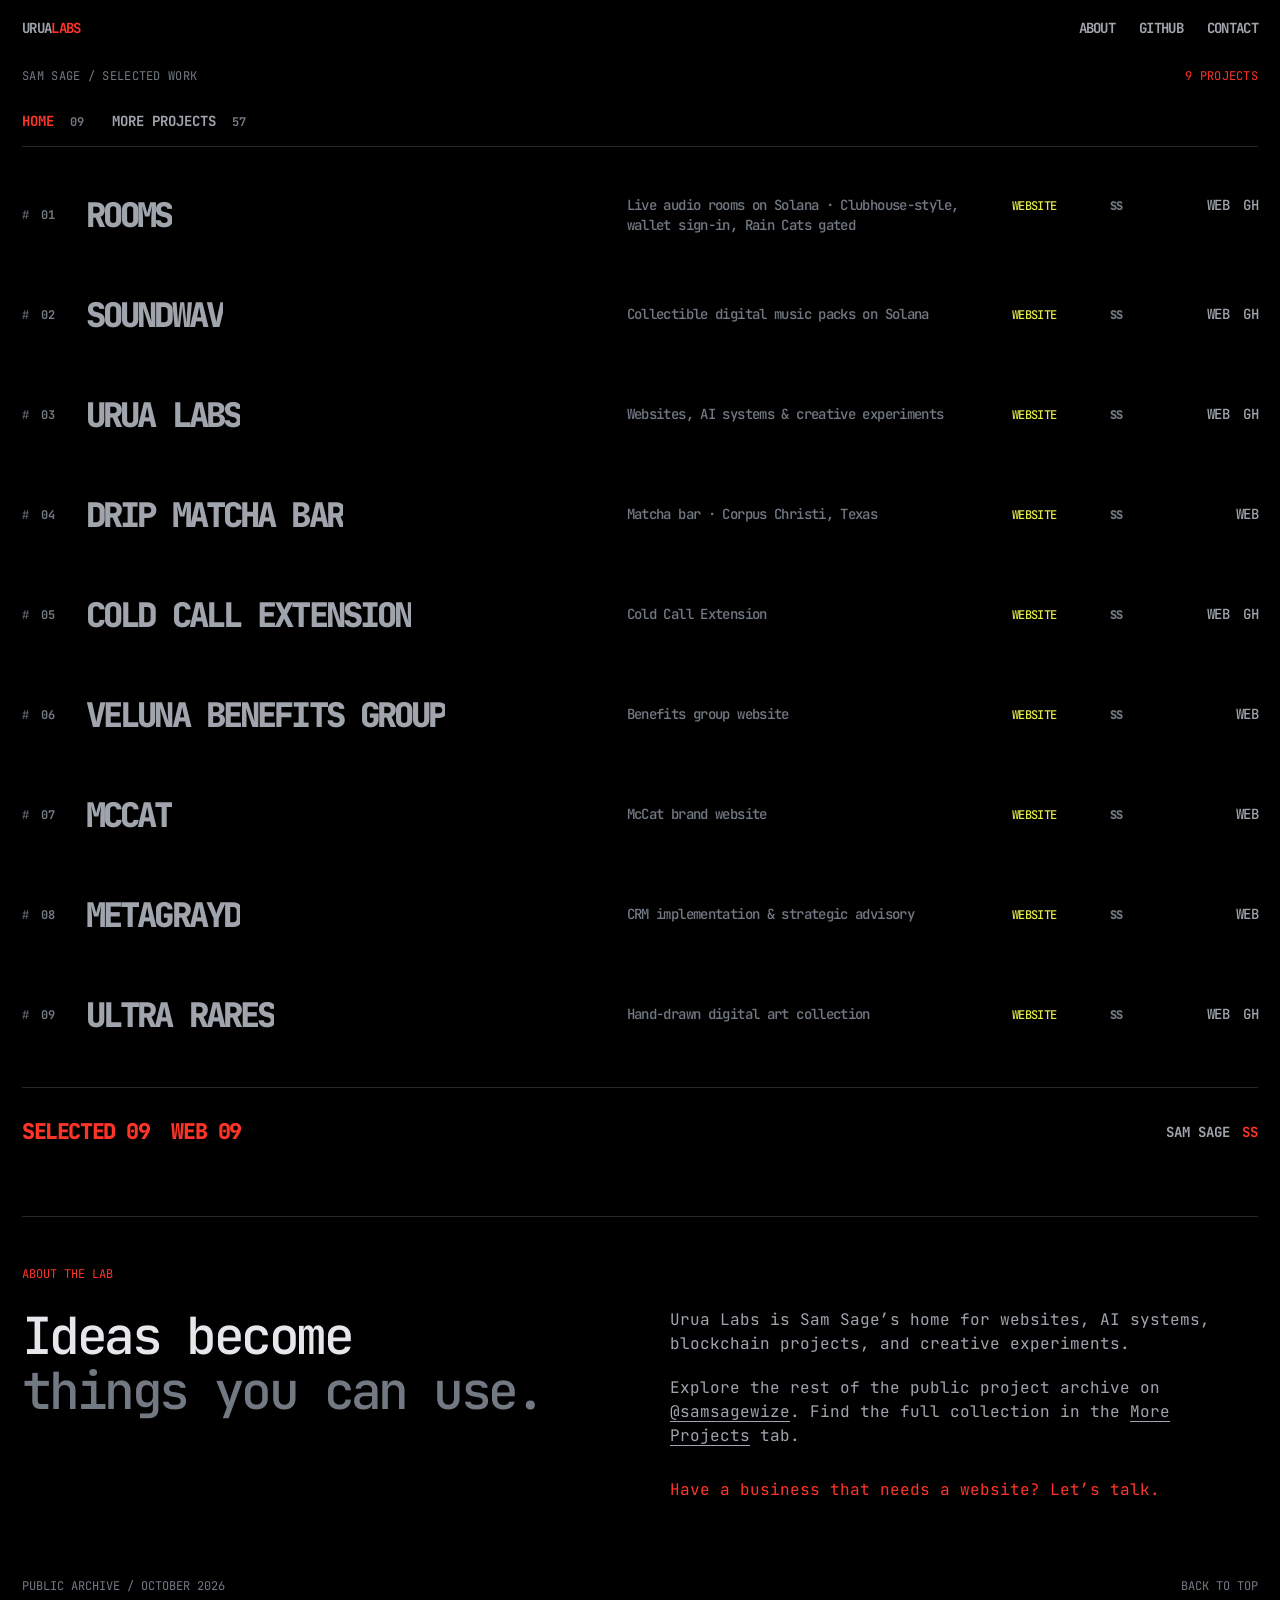
<file: index.html>
<!doctype html>
<html lang="en"><head><meta charset="utf-8"><meta name="viewport" content="width=device-width,initial-scale=1"><title>Urua Labs — Selected Work</title><meta name="description" content="Selected work by Sam Sage: Rooms (intherooms.xyz), Soundwav (soundwav.fun), Urua Labs, Drip Matcha Bar, Cold Call Extension, Veluna Benefits Group, McCat, MetaGrayd, and Ultra Rares."><meta name="theme-color" content="#000000"><link rel="icon" href="data:image/svg+xml,%3Csvg xmlns='http://www.w3.org/2000/svg' viewBox='0 0 32 32'%3E%3Crect width='32' height='32' fill='black'/%3E%3Cpath d='M8 7v12a8 8 0 0 0 16 0V7h-5v12a3 3 0 0 1-6 0V7z' fill='%23ff3428'/%3E%3C/svg%3E"><link rel="preconnect" href="https://fonts.googleapis.com"><link rel="preconnect" href="https://fonts.gstatic.com" crossorigin><link href="https://fonts.googleapis.com/css2?family=JetBrains+Mono:wght@400;500;700;800&display=swap" rel="stylesheet"><link rel="stylesheet" href="style.css"></head>
<body><a class="skip" href="#projects">Skip to projects</a>
<header><a class="wordmark" href="index.html" aria-label="Urua Labs home">urua<span>labs</span></a><nav aria-label="Primary navigation"><a href="#about">about</a><a href="https://github.com/samsagewize" target="_blank" rel="noopener noreferrer">github</a><a href="mailto:urualabs@gmail.com">contact</a></nav></header>
<main id="top" class="home-page"><h1 class="sr-only">Urua Labs project index</h1>
<div class="index-bar"><span>Sam Sage / Selected work</span><span class="index-count">9 projects</span></div>
<nav class="project-tabs" aria-label="Project views"><a href="index.html" aria-current="page">Home <span>09</span></a><a href="archive.html" >More Projects <span>57</span></a></nav>
<section id="projects" aria-label="Projects"><ol class="project-list"><li class="project" data-name="rooms live audio rooms on solana" data-kind="website"><span class="number"><span class="hash">#</span>01</span><div class="name-cell"><a class="title" href="https://www.intherooms.xyz" target="_blank" rel="noopener noreferrer">ROOMS</a></div><div class="meta"><span class="description" title="Live audio rooms on Solana · Clubhouse-style, wallet sign-in, Rain Cats gated">Live audio rooms on Solana · Clubhouse-style, wallet sign-in, Rain Cats gated</span><span class="status website">website</span><span class="maker" aria-label="Sam Sage project">SS</span><span class="links"><a href="https://www.intherooms.xyz" target="_blank" rel="noopener noreferrer" aria-label="Visit ROOMS website">web</a><a href="https://github.com/samsagewize/Rooms" target="_blank" rel="noopener noreferrer" aria-label="View ROOMS on GitHub">gh</a></span></div></li><li class="project" data-name="soundwav collectible digital music packs on solana" data-kind="website"><span class="number"><span class="hash">#</span>02</span><div class="name-cell"><a class="title" href="https://www.soundwav.fun" target="_blank" rel="noopener noreferrer">SOUNDWAV</a></div><div class="meta"><span class="description" title="Collectible digital music packs on Solana">Collectible digital music packs on Solana</span><span class="status website">website</span><span class="maker" aria-label="Sam Sage project">SS</span><span class="links"><a href="https://www.soundwav.fun" target="_blank" rel="noopener noreferrer" aria-label="Visit SOUNDWAV website">web</a><a href="https://github.com/samsagewize/soundwavfun" target="_blank" rel="noopener noreferrer" aria-label="View SOUNDWAV on GitHub">gh</a></span></div></li><li class="project" data-name="urua labs websites, ai systems &amp; creative experiments" data-kind="website"><span class="number"><span class="hash">#</span>03</span><div class="name-cell"><a class="title" href="https://www.urualabs.com/" target="_blank" rel="noopener noreferrer">URUA LABS</a></div><div class="meta"><span class="description" title="Websites, AI systems &amp; creative experiments">Websites, AI systems &amp; creative experiments</span><span class="status website">website</span><span class="maker" aria-label="Sam Sage project">SS</span><span class="links"><a href="https://www.urualabs.com/" target="_blank" rel="noopener noreferrer" aria-label="Visit URUA LABS website">web</a><a href="https://github.com/samsagewize/UruaLabs" target="_blank" rel="noopener noreferrer" aria-label="View URUA LABS on GitHub">gh</a></span></div></li><li class="project" data-name="drip matcha bar matcha bar · corpus christi, texas" data-kind="website"><span class="number"><span class="hash">#</span>04</span><div class="name-cell"><a class="title" href="https://drip-matcha-bar.vercel.app" target="_blank" rel="noopener noreferrer">DRIP MATCHA BAR</a></div><div class="meta"><span class="description" title="Matcha bar · Corpus Christi, Texas">Matcha bar · Corpus Christi, Texas</span><span class="status website">website</span><span class="maker" aria-label="Sam Sage project">SS</span><span class="links"><a href="https://drip-matcha-bar.vercel.app" target="_blank" rel="noopener noreferrer" aria-label="Visit DRIP MATCHA BAR website">web</a></span></div></li><li class="project" data-name="cold call extension cold call extension" data-kind="website"><span class="number"><span class="hash">#</span>05</span><div class="name-cell"><a class="title" href="https://cold-call-extension.vercel.app" target="_blank" rel="noopener noreferrer">COLD CALL EXTENSION</a></div><div class="meta"><span class="description" title="Cold Call Extension">Cold Call Extension</span><span class="status website">website</span><span class="maker" aria-label="Sam Sage project">SS</span><span class="links"><a href="https://cold-call-extension.vercel.app" target="_blank" rel="noopener noreferrer" aria-label="Visit COLD CALL EXTENSION website">web</a><a href="https://github.com/samsagewize/cold-call-extension" target="_blank" rel="noopener noreferrer" aria-label="View COLD CALL EXTENSION on GitHub">gh</a></span></div></li><li class="project" data-name="veluna benefits group benefits group website" data-kind="website"><span class="number"><span class="hash">#</span>06</span><div class="name-cell"><a class="title" href="https://www.velunabenefitsgroup.com/" target="_blank" rel="noopener noreferrer">VELUNA BENEFITS GROUP</a></div><div class="meta"><span class="description" title="Benefits group website">Benefits group website</span><span class="status website">website</span><span class="maker" aria-label="Sam Sage project">SS</span><span class="links"><a href="https://www.velunabenefitsgroup.com/" target="_blank" rel="noopener noreferrer" aria-label="Visit VELUNA BENEFITS GROUP website">web</a></span></div></li><li class="project" data-name="mccat" data-kind="website"><span class="number"><span class="hash">#</span>07</span><div class="name-cell"><a class="title" href="https://www.mccat.lol/" target="_blank" rel="noopener noreferrer">MCCAT</a></div><div class="meta"><span class="description" title="McCat brand website">McCat brand website</span><span class="status website">website</span><span class="maker" aria-label="Sam Sage project">SS</span><span class="links"><a href="https://www.mccat.lol/" target="_blank" rel="noopener noreferrer" aria-label="Visit MCCAT website">web</a></span></div></li><li class="project" data-name="metagrayd" data-kind="website"><span class="number"><span class="hash">#</span>08</span><div class="name-cell"><a class="title" href="https://www.metagrayd.com/" target="_blank" rel="noopener noreferrer">METAGRAYD</a></div><div class="meta"><span class="description" title="CRM implementation &amp; strategic advisory">CRM implementation &amp; strategic advisory</span><span class="status website">website</span><span class="maker" aria-label="Sam Sage project">SS</span><span class="links"><a href="https://www.metagrayd.com/" target="_blank" rel="noopener noreferrer" aria-label="Visit METAGRAYD website">web</a></span></div></li><li class="project" data-name="ultra rares hand-drawn digital art collection" data-kind="website"><span class="number"><span class="hash">#</span>09</span><div class="name-cell"><a class="title" href="https://raresrares.fun/" target="_blank" rel="noopener noreferrer">ULTRA RARES</a></div><div class="meta"><span class="description" title="Hand-drawn digital art collection">Hand-drawn digital art collection</span><span class="status website">website</span><span class="maker" aria-label="Sam Sage project">SS</span><span class="links"><a href="https://raresrares.fun/" target="_blank" rel="noopener noreferrer" aria-label="Visit ULTRA RARES website">web</a><a href="https://github.com/samsagewize/ultra-rares" target="_blank" rel="noopener noreferrer" aria-label="View ULTRA RARES on GitHub">gh</a></span></div></li></ol><p id="result-count" class="sr-only" aria-live="polite">Showing 9 projects</p></section>
<footer><div class="stats"><span>SELECTED <b>09</b></span><span>WEB <b>09</b></span></div><div class="credit">SAM SAGE <span class="signature">SS</span></div></footer>
<section id="about" class="about"><p class="eyebrow">About the lab</p><h2>Ideas become<br><em>things you can use.</em></h2><div class="about-copy"><p>Urua Labs is Sam Sage’s home for websites, AI systems, blockchain projects, and creative experiments.</p><p>Explore the rest of the public project archive on <a href="https://github.com/samsagewize" target="_blank" rel="noopener noreferrer">@samsagewize</a>. Find the full collection in the <a href="archive.html">More Projects</a> tab.</p><a class="contact" href="mailto:urualabs@gmail.com">Have a business that needs a website? Let’s talk.</a></div><div class="bottom"><span>PUBLIC ARCHIVE / OCTOBER 2026</span><a href="#top">Back to top</a></div></section>
</main><script src="app.js"></script></body></html>
</file>
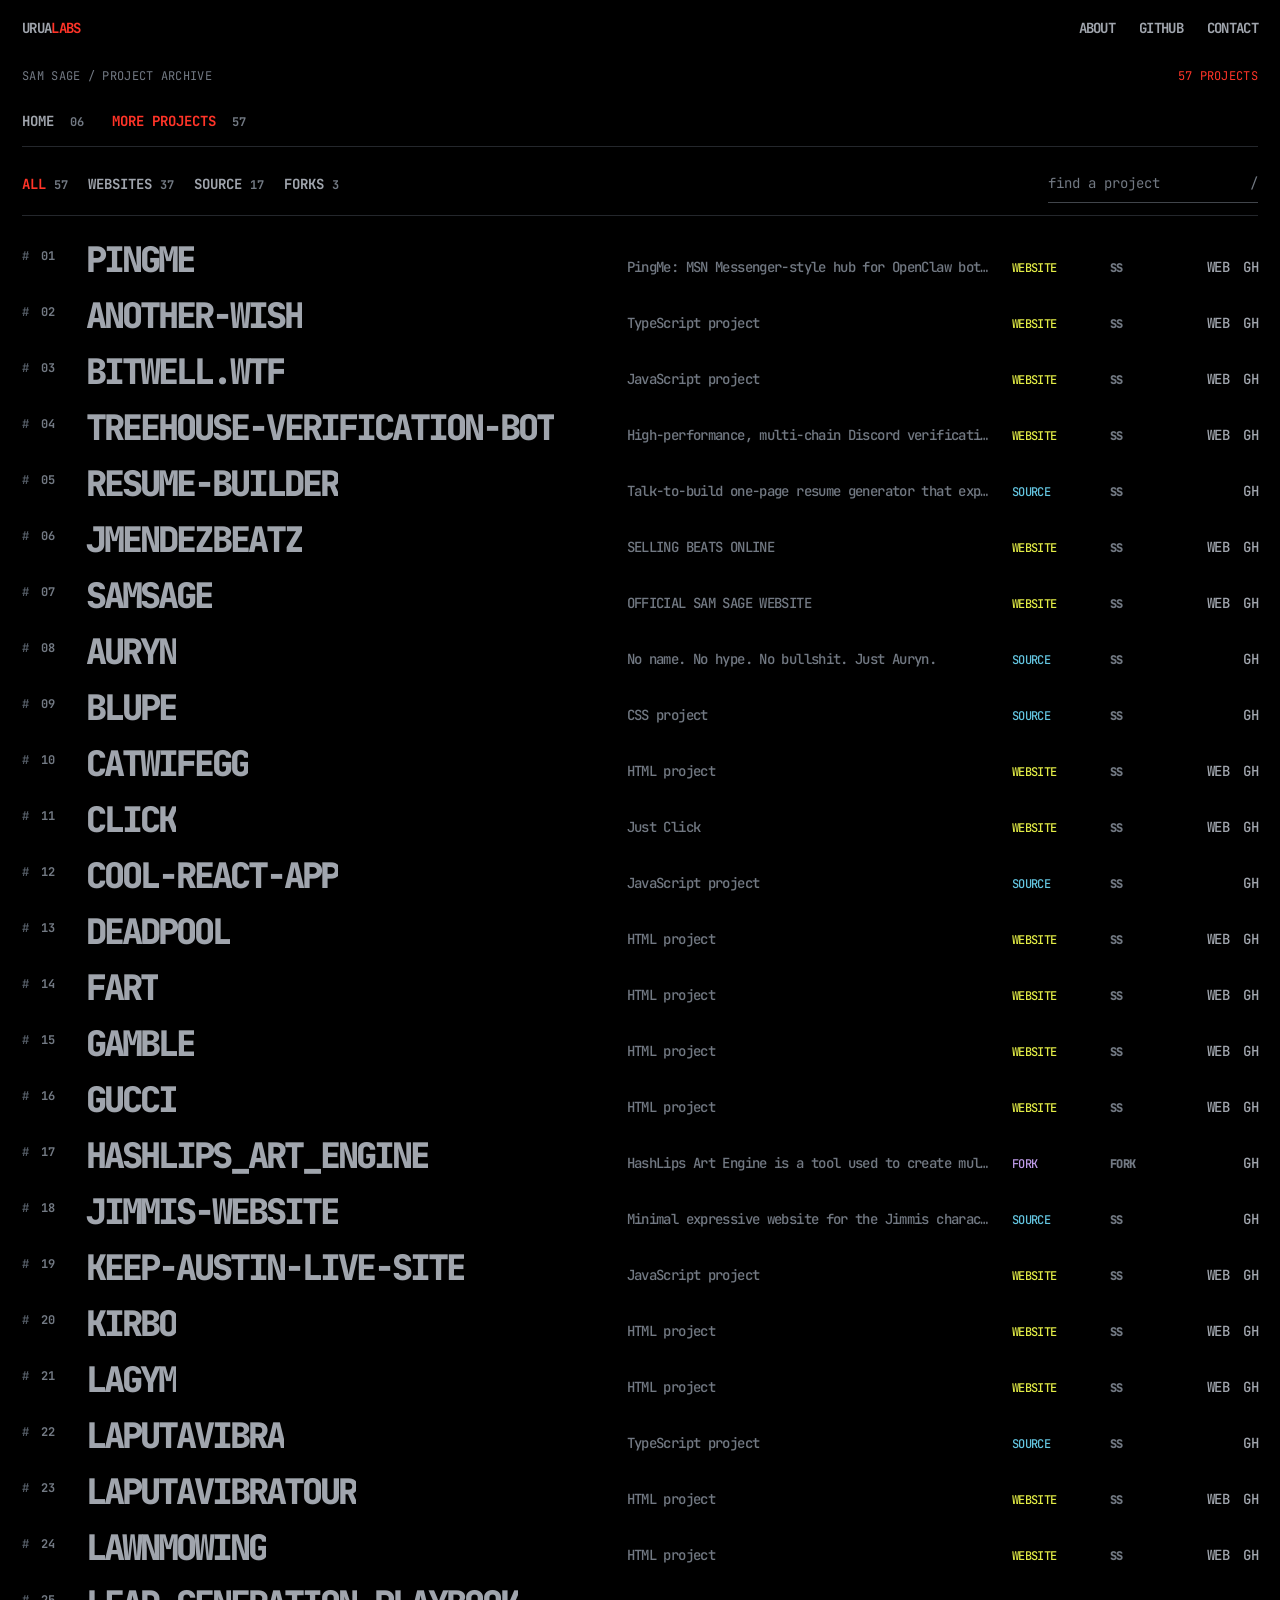
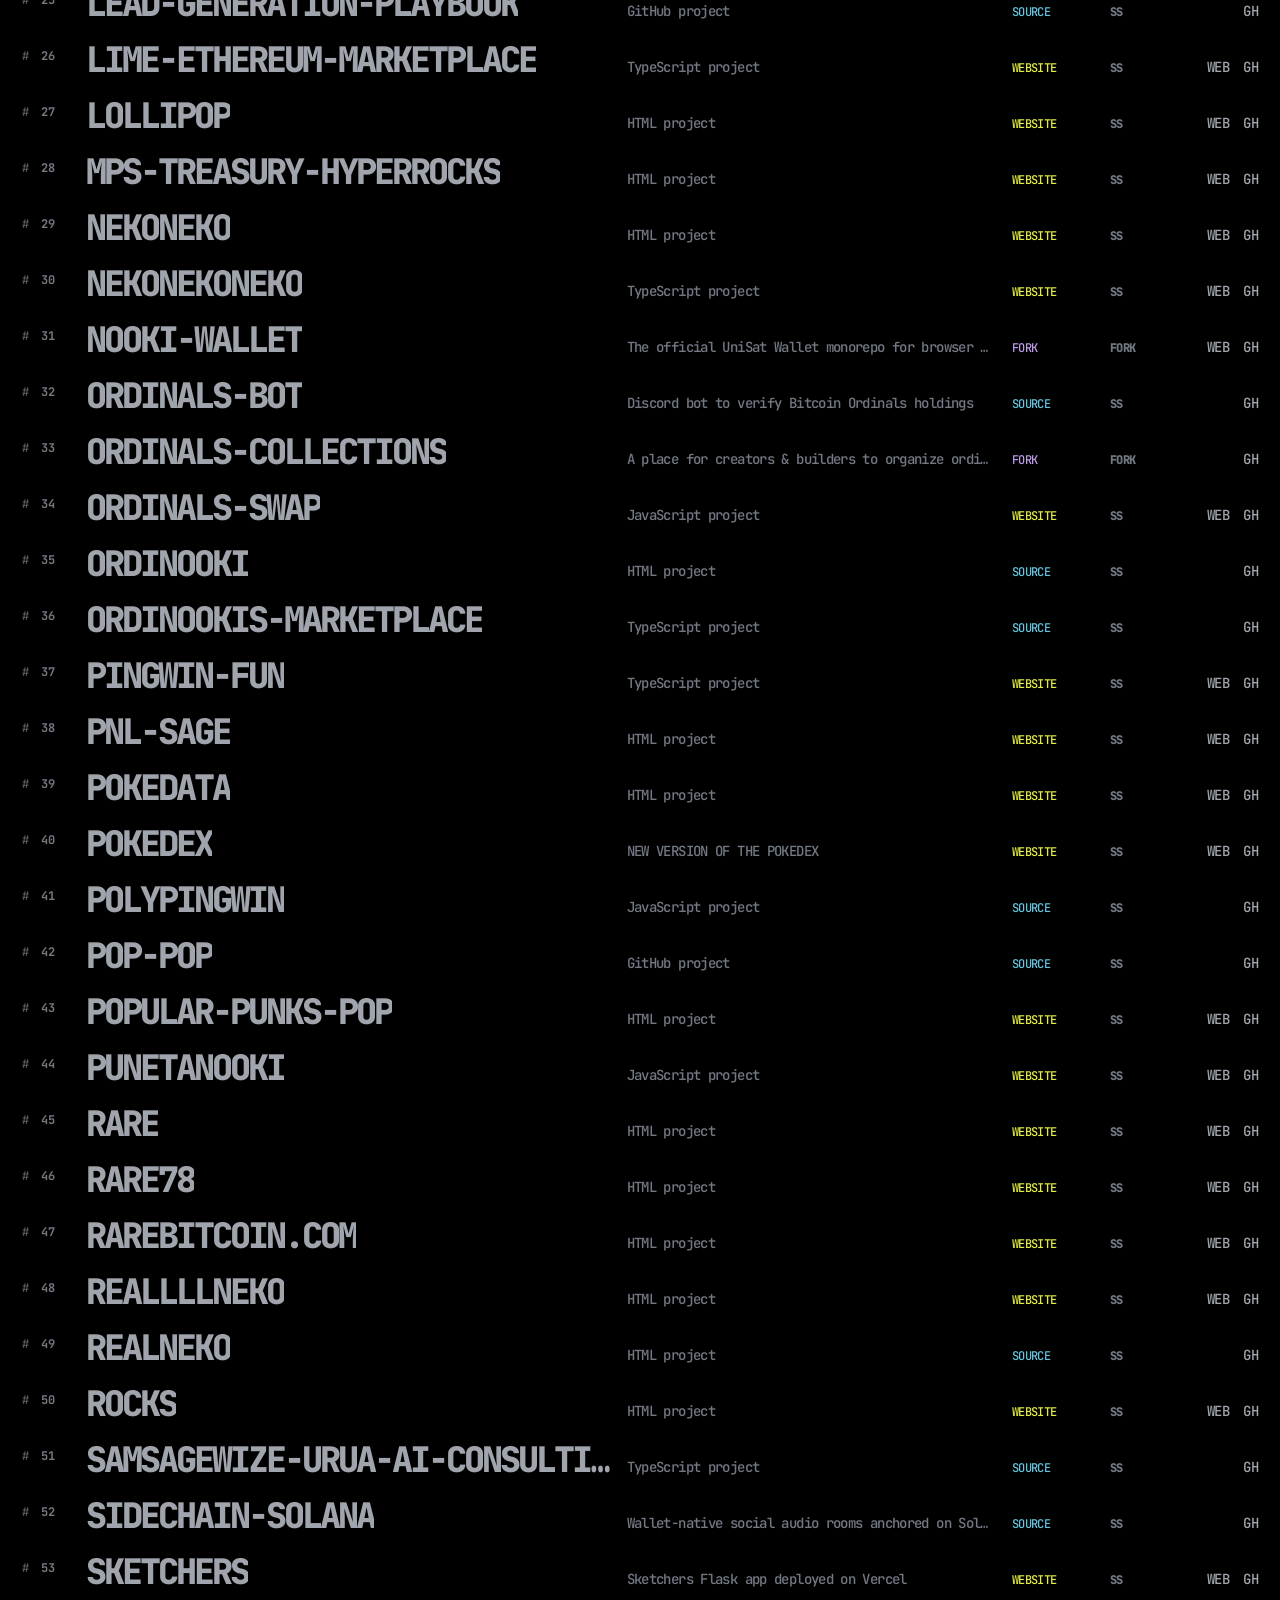
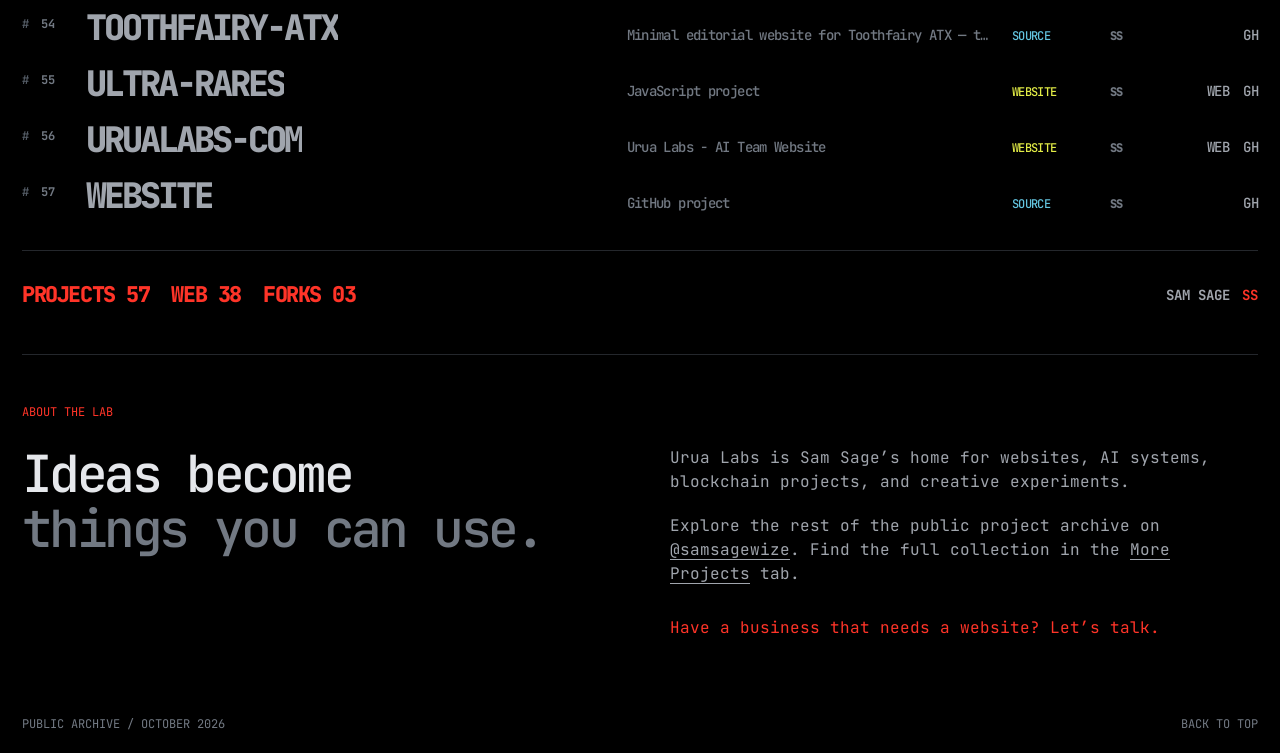
<file: archive.html>
<!doctype html>
<html lang="en"><head><meta charset="utf-8"><meta name="viewport" content="width=device-width,initial-scale=1"><title>More Projects — Urua Labs</title><meta name="description" content="The public project archive of Sam Sage and Urua Labs. Explore websites, tools, experiments, and open-source projects."><meta name="theme-color" content="#000000"><link rel="icon" href="data:image/svg+xml,%3Csvg xmlns='http://www.w3.org/2000/svg' viewBox='0 0 32 32'%3E%3Crect width='32' height='32' fill='black'/%3E%3Cpath d='M8 7v12a8 8 0 0 0 16 0V7h-5v12a3 3 0 0 1-6 0V7z' fill='%23ff3428'/%3E%3C/svg%3E"><link rel="preconnect" href="https://fonts.googleapis.com"><link rel="preconnect" href="https://fonts.gstatic.com" crossorigin><link href="https://fonts.googleapis.com/css2?family=JetBrains+Mono:wght@400;500;700;800&display=swap" rel="stylesheet"><link rel="stylesheet" href="style.css"></head>
<body><a class="skip" href="#projects">Skip to projects</a>
<header><a class="wordmark" href="index.html" aria-label="Urua Labs home">urua<span>labs</span></a><nav aria-label="Primary navigation"><a href="#about">about</a><a href="https://github.com/samsagewize" target="_blank" rel="noopener noreferrer">github</a><a href="mailto:urualabs@gmail.com">contact</a></nav></header>
<main id="top"><h1 class="sr-only">Urua Labs project index</h1>
<div class="index-bar"><span>Sam Sage / Project archive</span><span class="index-count">57 projects</span></div>
<nav class="project-tabs" aria-label="Project views"><a href="index.html" >Home <span>06</span></a><a href="archive.html" aria-current="page">More Projects <span>57</span></a></nav><div class="tools"><div class="filters" role="group" aria-label="Filter projects"><button type="button" data-filter="all" aria-pressed="true">all <span>57</span></button><button type="button" data-filter="website" aria-pressed="false">websites <span>37</span></button><button type="button" data-filter="source" aria-pressed="false">source <span>17</span></button><button type="button" data-filter="fork" aria-pressed="false">forks <span>3</span></button></div><label class="search"><span class="sr-only">Search projects</span><input type="search" id="search" placeholder="find a project" autocomplete="off"><span aria-hidden="true">/</span></label></div>
<section id="projects" aria-label="Projects"><ol class="project-list"><li class="project" data-name="pingme pingme: msn messenger-style hub for openclaw bots to message each other, with profiles, skills, and xp." data-kind="website"><span class="number"><span class="hash">#</span>01</span><div class="name-cell"><a class="title" href="https://ping-me-red.vercel.app" target="_blank" rel="noopener noreferrer">PingMe</a></div><div class="meta"><span class="description" title="PingMe: MSN Messenger-style hub for OpenClaw bots to message each other, with profiles, skills, and XP.">PingMe: MSN Messenger-style hub for OpenClaw bots to message each other, with profiles, skills, and XP.</span><span class="status website">website</span><span class="maker" aria-label="Sam Sage project">SS</span><span class="links"><a href="https://ping-me-red.vercel.app" target="_blank" rel="noopener noreferrer" aria-label="Visit PingMe website">web</a><a href="https://github.com/samsagewize/PingMe" target="_blank" rel="noopener noreferrer" aria-label="View PingMe on GitHub">gh</a></span></div></li>
<li class="project" data-name="another-wish typescript project" data-kind="website"><span class="number"><span class="hash">#</span>02</span><div class="name-cell"><a class="title" href="https://another-wish.vercel.app" target="_blank" rel="noopener noreferrer">ANOTHER-WISH</a></div><div class="meta"><span class="description" title="TypeScript project">TypeScript project</span><span class="status website">website</span><span class="maker" aria-label="Sam Sage project">SS</span><span class="links"><a href="https://another-wish.vercel.app" target="_blank" rel="noopener noreferrer" aria-label="Visit ANOTHER-WISH website">web</a><a href="https://github.com/samsagewize/ANOTHER-WISH" target="_blank" rel="noopener noreferrer" aria-label="View ANOTHER-WISH on GitHub">gh</a></span></div></li>
<li class="project" data-name="bitwell.wtf javascript project" data-kind="website"><span class="number"><span class="hash">#</span>03</span><div class="name-cell"><a class="title" href="https://bitwell-wtf.vercel.app" target="_blank" rel="noopener noreferrer">Bitwell.wtf</a></div><div class="meta"><span class="description" title="JavaScript project">JavaScript project</span><span class="status website">website</span><span class="maker" aria-label="Sam Sage project">SS</span><span class="links"><a href="https://bitwell-wtf.vercel.app" target="_blank" rel="noopener noreferrer" aria-label="Visit Bitwell.wtf website">web</a><a href="https://github.com/samsagewize/Bitwell.wtf" target="_blank" rel="noopener noreferrer" aria-label="View Bitwell.wtf on GitHub">gh</a></span></div></li>
<li class="project" data-name="treehouse-verification-bot high-performance, multi-chain discord verification bot  using **react 19**, **tailwind css*.  hybrid intelligence engine providing real-time bot detection and behavioral analysis, processing ownership verification across **ethereum**, **solana**, and **bitcoin ordinals**. " data-kind="website"><span class="number"><span class="hash">#</span>04</span><div class="name-cell"><a class="title" href="https://tree-house-verification-bot.vercel.app" target="_blank" rel="noopener noreferrer">TreeHouse-Verification-Bot</a></div><div class="meta"><span class="description" title="High-performance, multi-chain Discord verification bot  using **React 19**, **Tailwind CSS*.  Hybrid intelligence engine providing real-time bot detection and behavioral analysis, processing ownership verification across **Ethereum**, **Solana**, and **Bitcoin Ordinals**. ">High-performance, multi-chain Discord verification bot  using **React 19**, **Tailwind CSS*.  Hybrid intelligence engine providing real-time bot detection and behavioral analysis, processing ownership verification across **Ethereum**, **Solana**, and **Bitcoin Ordinals**. </span><span class="status website">website</span><span class="maker" aria-label="Sam Sage project">SS</span><span class="links"><a href="https://tree-house-verification-bot.vercel.app" target="_blank" rel="noopener noreferrer" aria-label="Visit TreeHouse-Verification-Bot website">web</a><a href="https://github.com/samsagewize/TreeHouse-Verification-Bot" target="_blank" rel="noopener noreferrer" aria-label="View TreeHouse-Verification-Bot on GitHub">gh</a></span></div></li>
<li class="project" data-name="resume-builder talk-to-build one-page resume generator that exports a professional pdf." data-kind="source"><span class="number"><span class="hash">#</span>05</span><div class="name-cell"><a class="title" href="https://github.com/samsagewize/resume-builder" target="_blank" rel="noopener noreferrer">resume-builder</a></div><div class="meta"><span class="description" title="Talk-to-build one-page resume generator that exports a professional PDF.">Talk-to-build one-page resume generator that exports a professional PDF.</span><span class="status source">source</span><span class="maker" aria-label="Sam Sage project">SS</span><span class="links"><a href="https://github.com/samsagewize/resume-builder" target="_blank" rel="noopener noreferrer" aria-label="View resume-builder on GitHub">gh</a></span></div></li>
<li class="project" data-name="jmendezbeatz selling beats online" data-kind="website"><span class="number"><span class="hash">#</span>06</span><div class="name-cell"><a class="title" href="https://www.jmendezbeatz.com/" target="_blank" rel="noopener noreferrer">JMendezBeatz</a></div><div class="meta"><span class="description" title="SELLING BEATS ONLINE">SELLING BEATS ONLINE</span><span class="status website">website</span><span class="maker" aria-label="Sam Sage project">SS</span><span class="links"><a href="https://www.jmendezbeatz.com/" target="_blank" rel="noopener noreferrer" aria-label="Visit JMendezBeatz website">web</a><a href="https://github.com/samsagewize/JMendezBeatz" target="_blank" rel="noopener noreferrer" aria-label="View JMendezBeatz on GitHub">gh</a></span></div></li>
<li class="project" data-name="samsage official sam sage website" data-kind="website"><span class="number"><span class="hash">#</span>07</span><div class="name-cell"><a class="title" href="https://samsage.vercel.app" target="_blank" rel="noopener noreferrer">samsage</a></div><div class="meta"><span class="description" title="OFFICIAL SAM SAGE WEBSITE">OFFICIAL SAM SAGE WEBSITE</span><span class="status website">website</span><span class="maker" aria-label="Sam Sage project">SS</span><span class="links"><a href="https://samsage.vercel.app" target="_blank" rel="noopener noreferrer" aria-label="Visit samsage website">web</a><a href="https://github.com/samsagewize/samsage" target="_blank" rel="noopener noreferrer" aria-label="View samsage on GitHub">gh</a></span></div></li>
<li class="project" data-name="auryn no name. no hype. no bullshit.   just auryn." data-kind="source"><span class="number"><span class="hash">#</span>08</span><div class="name-cell"><a class="title" href="https://github.com/samsagewize/Auryn" target="_blank" rel="noopener noreferrer">Auryn</a></div><div class="meta"><span class="description" title="No name. No hype. No bullshit.   Just Auryn.">No name. No hype. No bullshit.   Just Auryn.</span><span class="status source">source</span><span class="maker" aria-label="Sam Sage project">SS</span><span class="links"><a href="https://github.com/samsagewize/Auryn" target="_blank" rel="noopener noreferrer" aria-label="View Auryn on GitHub">gh</a></span></div></li>
<li class="project" data-name="blupe css project" data-kind="source"><span class="number"><span class="hash">#</span>09</span><div class="name-cell"><a class="title" href="https://github.com/samsagewize/blupe" target="_blank" rel="noopener noreferrer">blupe</a></div><div class="meta"><span class="description" title="CSS project">CSS project</span><span class="status source">source</span><span class="maker" aria-label="Sam Sage project">SS</span><span class="links"><a href="https://github.com/samsagewize/blupe" target="_blank" rel="noopener noreferrer" aria-label="View blupe on GitHub">gh</a></span></div></li>
<li class="project" data-name="catwifegg html project" data-kind="website"><span class="number"><span class="hash">#</span>10</span><div class="name-cell"><a class="title" href="https://catwifegg.vercel.app" target="_blank" rel="noopener noreferrer">catwifegg</a></div><div class="meta"><span class="description" title="HTML project">HTML project</span><span class="status website">website</span><span class="maker" aria-label="Sam Sage project">SS</span><span class="links"><a href="https://catwifegg.vercel.app" target="_blank" rel="noopener noreferrer" aria-label="Visit catwifegg website">web</a><a href="https://github.com/samsagewize/catwifegg" target="_blank" rel="noopener noreferrer" aria-label="View catwifegg on GitHub">gh</a></span></div></li>
<li class="project" data-name="click just click" data-kind="website"><span class="number"><span class="hash">#</span>11</span><div class="name-cell"><a class="title" href="https://click-silk.vercel.app" target="_blank" rel="noopener noreferrer">Click</a></div><div class="meta"><span class="description" title="Just Click">Just Click</span><span class="status website">website</span><span class="maker" aria-label="Sam Sage project">SS</span><span class="links"><a href="https://click-silk.vercel.app" target="_blank" rel="noopener noreferrer" aria-label="Visit Click website">web</a><a href="https://github.com/samsagewize/Click" target="_blank" rel="noopener noreferrer" aria-label="View Click on GitHub">gh</a></span></div></li>
<li class="project" data-name="cool-react-app javascript project" data-kind="source"><span class="number"><span class="hash">#</span>12</span><div class="name-cell"><a class="title" href="https://github.com/samsagewize/cool-react-app" target="_blank" rel="noopener noreferrer">cool-react-app</a></div><div class="meta"><span class="description" title="JavaScript project">JavaScript project</span><span class="status source">source</span><span class="maker" aria-label="Sam Sage project">SS</span><span class="links"><a href="https://github.com/samsagewize/cool-react-app" target="_blank" rel="noopener noreferrer" aria-label="View cool-react-app on GitHub">gh</a></span></div></li>
<li class="project" data-name="deadpool html project" data-kind="website"><span class="number"><span class="hash">#</span>13</span><div class="name-cell"><a class="title" href="https://deadpool-nine.vercel.app" target="_blank" rel="noopener noreferrer">deadpool</a></div><div class="meta"><span class="description" title="HTML project">HTML project</span><span class="status website">website</span><span class="maker" aria-label="Sam Sage project">SS</span><span class="links"><a href="https://deadpool-nine.vercel.app" target="_blank" rel="noopener noreferrer" aria-label="Visit deadpool website">web</a><a href="https://github.com/samsagewize/deadpool" target="_blank" rel="noopener noreferrer" aria-label="View deadpool on GitHub">gh</a></span></div></li>
<li class="project" data-name="fart html project" data-kind="website"><span class="number"><span class="hash">#</span>14</span><div class="name-cell"><a class="title" href="https://fart-woad.vercel.app" target="_blank" rel="noopener noreferrer">FART</a></div><div class="meta"><span class="description" title="HTML project">HTML project</span><span class="status website">website</span><span class="maker" aria-label="Sam Sage project">SS</span><span class="links"><a href="https://fart-woad.vercel.app" target="_blank" rel="noopener noreferrer" aria-label="Visit FART website">web</a><a href="https://github.com/samsagewize/FART" target="_blank" rel="noopener noreferrer" aria-label="View FART on GitHub">gh</a></span></div></li>
<li class="project" data-name="gamble html project" data-kind="website"><span class="number"><span class="hash">#</span>15</span><div class="name-cell"><a class="title" href="https://gamble-gray.vercel.app" target="_blank" rel="noopener noreferrer">Gamble</a></div><div class="meta"><span class="description" title="HTML project">HTML project</span><span class="status website">website</span><span class="maker" aria-label="Sam Sage project">SS</span><span class="links"><a href="https://gamble-gray.vercel.app" target="_blank" rel="noopener noreferrer" aria-label="Visit Gamble website">web</a><a href="https://github.com/samsagewize/Gamble" target="_blank" rel="noopener noreferrer" aria-label="View Gamble on GitHub">gh</a></span></div></li>
<li class="project" data-name="gucci html project" data-kind="website"><span class="number"><span class="hash">#</span>16</span><div class="name-cell"><a class="title" href="https://gucci-sigma.vercel.app" target="_blank" rel="noopener noreferrer">Gucci</a></div><div class="meta"><span class="description" title="HTML project">HTML project</span><span class="status website">website</span><span class="maker" aria-label="Sam Sage project">SS</span><span class="links"><a href="https://gucci-sigma.vercel.app" target="_blank" rel="noopener noreferrer" aria-label="Visit Gucci website">web</a><a href="https://github.com/samsagewize/Gucci" target="_blank" rel="noopener noreferrer" aria-label="View Gucci on GitHub">gh</a></span></div></li>
<li class="project" data-name="hashlips_art_engine hashlips art engine is a tool used to create multiple different instances of artworks based on provided layers." data-kind="fork"><span class="number"><span class="hash">#</span>17</span><div class="name-cell"><a class="title" href="https://github.com/samsagewize/hashlips_art_engine" target="_blank" rel="noopener noreferrer">hashlips_art_engine</a></div><div class="meta"><span class="description" title="HashLips Art Engine is a tool used to create multiple different instances of artworks based on provided layers.">HashLips Art Engine is a tool used to create multiple different instances of artworks based on provided layers.</span><span class="status fork">fork</span><span class="maker" aria-label="Forked repository">FORK</span><span class="links"><a href="https://github.com/samsagewize/hashlips_art_engine" target="_blank" rel="noopener noreferrer" aria-label="View hashlips_art_engine on GitHub">gh</a></span></div></li>
<li class="project" data-name="jimmis-website minimal expressive website for the jimmis character brand" data-kind="source"><span class="number"><span class="hash">#</span>18</span><div class="name-cell"><a class="title" href="https://github.com/samsagewize/jimmis-website" target="_blank" rel="noopener noreferrer">jimmis-website</a></div><div class="meta"><span class="description" title="Minimal expressive website for the Jimmis character brand">Minimal expressive website for the Jimmis character brand</span><span class="status source">source</span><span class="maker" aria-label="Sam Sage project">SS</span><span class="links"><a href="https://github.com/samsagewize/jimmis-website" target="_blank" rel="noopener noreferrer" aria-label="View jimmis-website on GitHub">gh</a></span></div></li>
<li class="project" data-name="keep-austin-live-site javascript project" data-kind="website"><span class="number"><span class="hash">#</span>19</span><div class="name-cell"><a class="title" href="https://keep-austin-live-site.vercel.app" target="_blank" rel="noopener noreferrer">keep-austin-live-site</a></div><div class="meta"><span class="description" title="JavaScript project">JavaScript project</span><span class="status website">website</span><span class="maker" aria-label="Sam Sage project">SS</span><span class="links"><a href="https://keep-austin-live-site.vercel.app" target="_blank" rel="noopener noreferrer" aria-label="Visit keep-austin-live-site website">web</a><a href="https://github.com/samsagewize/keep-austin-live-site" target="_blank" rel="noopener noreferrer" aria-label="View keep-austin-live-site on GitHub">gh</a></span></div></li>
<li class="project" data-name="kirbo html project" data-kind="website"><span class="number"><span class="hash">#</span>20</span><div class="name-cell"><a class="title" href="https://kirbo.vercel.app" target="_blank" rel="noopener noreferrer">KIRBO</a></div><div class="meta"><span class="description" title="HTML project">HTML project</span><span class="status website">website</span><span class="maker" aria-label="Sam Sage project">SS</span><span class="links"><a href="https://kirbo.vercel.app" target="_blank" rel="noopener noreferrer" aria-label="Visit KIRBO website">web</a><a href="https://github.com/samsagewize/KIRBO" target="_blank" rel="noopener noreferrer" aria-label="View KIRBO on GitHub">gh</a></span></div></li>
<li class="project" data-name="lagym html project" data-kind="website"><span class="number"><span class="hash">#</span>21</span><div class="name-cell"><a class="title" href="https://lagym.vercel.app" target="_blank" rel="noopener noreferrer">LAGYM</a></div><div class="meta"><span class="description" title="HTML project">HTML project</span><span class="status website">website</span><span class="maker" aria-label="Sam Sage project">SS</span><span class="links"><a href="https://lagym.vercel.app" target="_blank" rel="noopener noreferrer" aria-label="Visit LAGYM website">web</a><a href="https://github.com/samsagewize/LAGYM" target="_blank" rel="noopener noreferrer" aria-label="View LAGYM on GitHub">gh</a></span></div></li>
<li class="project" data-name="laputavibra typescript project" data-kind="source"><span class="number"><span class="hash">#</span>22</span><div class="name-cell"><a class="title" href="https://github.com/samsagewize/LAPUTAVIBRA" target="_blank" rel="noopener noreferrer">LAPUTAVIBRA</a></div><div class="meta"><span class="description" title="TypeScript project">TypeScript project</span><span class="status source">source</span><span class="maker" aria-label="Sam Sage project">SS</span><span class="links"><a href="https://github.com/samsagewize/LAPUTAVIBRA" target="_blank" rel="noopener noreferrer" aria-label="View LAPUTAVIBRA on GitHub">gh</a></span></div></li>
<li class="project" data-name="laputavibratour html project" data-kind="website"><span class="number"><span class="hash">#</span>23</span><div class="name-cell"><a class="title" href="https://laputavibratour.vercel.app" target="_blank" rel="noopener noreferrer">LAPUTAVIBRATOUR</a></div><div class="meta"><span class="description" title="HTML project">HTML project</span><span class="status website">website</span><span class="maker" aria-label="Sam Sage project">SS</span><span class="links"><a href="https://laputavibratour.vercel.app" target="_blank" rel="noopener noreferrer" aria-label="Visit LAPUTAVIBRATOUR website">web</a><a href="https://github.com/samsagewize/LAPUTAVIBRATOUR" target="_blank" rel="noopener noreferrer" aria-label="View LAPUTAVIBRATOUR on GitHub">gh</a></span></div></li>
<li class="project" data-name="lawnmowing html project" data-kind="website"><span class="number"><span class="hash">#</span>24</span><div class="name-cell"><a class="title" href="https://lawn-mowing-plum.vercel.app" target="_blank" rel="noopener noreferrer">LawnMowing</a></div><div class="meta"><span class="description" title="HTML project">HTML project</span><span class="status website">website</span><span class="maker" aria-label="Sam Sage project">SS</span><span class="links"><a href="https://lawn-mowing-plum.vercel.app" target="_blank" rel="noopener noreferrer" aria-label="Visit LawnMowing website">web</a><a href="https://github.com/samsagewize/LawnMowing" target="_blank" rel="noopener noreferrer" aria-label="View LawnMowing on GitHub">gh</a></span></div></li>
<li class="project" data-name="lead-generation-playbook github project" data-kind="source"><span class="number"><span class="hash">#</span>25</span><div class="name-cell"><a class="title" href="https://github.com/samsagewize/lead-generation-playbook" target="_blank" rel="noopener noreferrer">lead-generation-playbook</a></div><div class="meta"><span class="description" title="GitHub project">GitHub project</span><span class="status source">source</span><span class="maker" aria-label="Sam Sage project">SS</span><span class="links"><a href="https://github.com/samsagewize/lead-generation-playbook" target="_blank" rel="noopener noreferrer" aria-label="View lead-generation-playbook on GitHub">gh</a></span></div></li>
<li class="project" data-name="lime-ethereum-marketplace typescript project" data-kind="website"><span class="number"><span class="hash">#</span>26</span><div class="name-cell"><a class="title" href="https://robinhood-ethereum-marketplace.vercel.app" target="_blank" rel="noopener noreferrer">lime-ethereum-marketplace</a></div><div class="meta"><span class="description" title="TypeScript project">TypeScript project</span><span class="status website">website</span><span class="maker" aria-label="Sam Sage project">SS</span><span class="links"><a href="https://robinhood-ethereum-marketplace.vercel.app" target="_blank" rel="noopener noreferrer" aria-label="Visit lime-ethereum-marketplace website">web</a><a href="https://github.com/samsagewize/lime-ethereum-marketplace" target="_blank" rel="noopener noreferrer" aria-label="View lime-ethereum-marketplace on GitHub">gh</a></span></div></li>
<li class="project" data-name="lollipop html project" data-kind="website"><span class="number"><span class="hash">#</span>27</span><div class="name-cell"><a class="title" href="https://lollipop-omega.vercel.app" target="_blank" rel="noopener noreferrer">LOLLIPOP</a></div><div class="meta"><span class="description" title="HTML project">HTML project</span><span class="status website">website</span><span class="maker" aria-label="Sam Sage project">SS</span><span class="links"><a href="https://lollipop-omega.vercel.app" target="_blank" rel="noopener noreferrer" aria-label="Visit LOLLIPOP website">web</a><a href="https://github.com/samsagewize/LOLLIPOP" target="_blank" rel="noopener noreferrer" aria-label="View LOLLIPOP on GitHub">gh</a></span></div></li>
<li class="project" data-name="mps-treasury-hyperrocks html project" data-kind="website"><span class="number"><span class="hash">#</span>28</span><div class="name-cell"><a class="title" href="https://outputs-nu-pink.vercel.app" target="_blank" rel="noopener noreferrer">mps-treasury-hyperrocks</a></div><div class="meta"><span class="description" title="HTML project">HTML project</span><span class="status website">website</span><span class="maker" aria-label="Sam Sage project">SS</span><span class="links"><a href="https://outputs-nu-pink.vercel.app" target="_blank" rel="noopener noreferrer" aria-label="Visit mps-treasury-hyperrocks website">web</a><a href="https://github.com/samsagewize/mps-treasury-hyperrocks" target="_blank" rel="noopener noreferrer" aria-label="View mps-treasury-hyperrocks on GitHub">gh</a></span></div></li>
<li class="project" data-name="nekoneko html project" data-kind="website"><span class="number"><span class="hash">#</span>29</span><div class="name-cell"><a class="title" href="https://nekoneko-rouge.vercel.app" target="_blank" rel="noopener noreferrer">NEKONEKO</a></div><div class="meta"><span class="description" title="HTML project">HTML project</span><span class="status website">website</span><span class="maker" aria-label="Sam Sage project">SS</span><span class="links"><a href="https://nekoneko-rouge.vercel.app" target="_blank" rel="noopener noreferrer" aria-label="Visit NEKONEKO website">web</a><a href="https://github.com/samsagewize/NEKONEKO" target="_blank" rel="noopener noreferrer" aria-label="View NEKONEKO on GitHub">gh</a></span></div></li>
<li class="project" data-name="nekonekoneko typescript project" data-kind="website"><span class="number"><span class="hash">#</span>30</span><div class="name-cell"><a class="title" href="https://nekonekoneko.vercel.app" target="_blank" rel="noopener noreferrer">NEKONEKONEKO</a></div><div class="meta"><span class="description" title="TypeScript project">TypeScript project</span><span class="status website">website</span><span class="maker" aria-label="Sam Sage project">SS</span><span class="links"><a href="https://nekonekoneko.vercel.app" target="_blank" rel="noopener noreferrer" aria-label="Visit NEKONEKONEKO website">web</a><a href="https://github.com/samsagewize/NEKONEKONEKO" target="_blank" rel="noopener noreferrer" aria-label="View NEKONEKONEKO on GitHub">gh</a></span></div></li>
<li class="project" data-name="nooki-wallet the official unisat wallet monorepo for browser extension, mobile apps, and shared wallet infrastructure." data-kind="fork"><span class="number"><span class="hash">#</span>31</span><div class="name-cell"><a class="title" href="https://unisat.io" target="_blank" rel="noopener noreferrer">nooki-wallet</a></div><div class="meta"><span class="description" title="The official UniSat Wallet monorepo for browser extension, mobile apps, and shared wallet infrastructure.">The official UniSat Wallet monorepo for browser extension, mobile apps, and shared wallet infrastructure.</span><span class="status fork">fork</span><span class="maker" aria-label="Forked repository">FORK</span><span class="links"><a href="https://unisat.io" target="_blank" rel="noopener noreferrer" aria-label="Visit nooki-wallet website">web</a><a href="https://github.com/samsagewize/nooki-wallet" target="_blank" rel="noopener noreferrer" aria-label="View nooki-wallet on GitHub">gh</a></span></div></li>
<li class="project" data-name="ordinals-bot discord bot to verify bitcoin ordinals holdings" data-kind="source"><span class="number"><span class="hash">#</span>32</span><div class="name-cell"><a class="title" href="https://github.com/samsagewize/ordinals-bot" target="_blank" rel="noopener noreferrer">ordinals-bot</a></div><div class="meta"><span class="description" title="Discord bot to verify Bitcoin Ordinals holdings">Discord bot to verify Bitcoin Ordinals holdings</span><span class="status source">source</span><span class="maker" aria-label="Sam Sage project">SS</span><span class="links"><a href="https://github.com/samsagewize/ordinals-bot" target="_blank" rel="noopener noreferrer" aria-label="View ordinals-bot on GitHub">gh</a></span></div></li>
<li class="project" data-name="ordinals-collections a place for creators &amp; builders to organize ordinal collections!" data-kind="fork"><span class="number"><span class="hash">#</span>33</span><div class="name-cell"><a class="title" href="https://github.com/samsagewize/ordinals-collections" target="_blank" rel="noopener noreferrer">ordinals-collections</a></div><div class="meta"><span class="description" title="A place for creators &amp; builders to organize ordinal collections!">A place for creators &amp; builders to organize ordinal collections!</span><span class="status fork">fork</span><span class="maker" aria-label="Forked repository">FORK</span><span class="links"><a href="https://github.com/samsagewize/ordinals-collections" target="_blank" rel="noopener noreferrer" aria-label="View ordinals-collections on GitHub">gh</a></span></div></li>
<li class="project" data-name="ordinals-swap javascript project" data-kind="website"><span class="number"><span class="hash">#</span>34</span><div class="name-cell"><a class="title" href="https://ordinals-swap.vercel.app" target="_blank" rel="noopener noreferrer">ordinals-swap</a></div><div class="meta"><span class="description" title="JavaScript project">JavaScript project</span><span class="status website">website</span><span class="maker" aria-label="Sam Sage project">SS</span><span class="links"><a href="https://ordinals-swap.vercel.app" target="_blank" rel="noopener noreferrer" aria-label="Visit ordinals-swap website">web</a><a href="https://github.com/samsagewize/ordinals-swap" target="_blank" rel="noopener noreferrer" aria-label="View ordinals-swap on GitHub">gh</a></span></div></li>
<li class="project" data-name="ordinooki html project" data-kind="source"><span class="number"><span class="hash">#</span>35</span><div class="name-cell"><a class="title" href="https://github.com/samsagewize/Ordinooki" target="_blank" rel="noopener noreferrer">Ordinooki</a></div><div class="meta"><span class="description" title="HTML project">HTML project</span><span class="status source">source</span><span class="maker" aria-label="Sam Sage project">SS</span><span class="links"><a href="https://github.com/samsagewize/Ordinooki" target="_blank" rel="noopener noreferrer" aria-label="View Ordinooki on GitHub">gh</a></span></div></li>
<li class="project" data-name="ordinookis-marketplace typescript project" data-kind="source"><span class="number"><span class="hash">#</span>36</span><div class="name-cell"><a class="title" href="https://github.com/samsagewize/ordinookis-marketplace" target="_blank" rel="noopener noreferrer">ordinookis-marketplace</a></div><div class="meta"><span class="description" title="TypeScript project">TypeScript project</span><span class="status source">source</span><span class="maker" aria-label="Sam Sage project">SS</span><span class="links"><a href="https://github.com/samsagewize/ordinookis-marketplace" target="_blank" rel="noopener noreferrer" aria-label="View ordinookis-marketplace on GitHub">gh</a></span></div></li>
<li class="project" data-name="pingwin-fun typescript project" data-kind="website"><span class="number"><span class="hash">#</span>37</span><div class="name-cell"><a class="title" href="https://pingwin-fun.vercel.app" target="_blank" rel="noopener noreferrer">pingwin-fun</a></div><div class="meta"><span class="description" title="TypeScript project">TypeScript project</span><span class="status website">website</span><span class="maker" aria-label="Sam Sage project">SS</span><span class="links"><a href="https://pingwin-fun.vercel.app" target="_blank" rel="noopener noreferrer" aria-label="Visit pingwin-fun website">web</a><a href="https://github.com/samsagewize/pingwin-fun" target="_blank" rel="noopener noreferrer" aria-label="View pingwin-fun on GitHub">gh</a></span></div></li>
<li class="project" data-name="pnl-sage html project" data-kind="website"><span class="number"><span class="hash">#</span>38</span><div class="name-cell"><a class="title" href="https://pnl-sage.vercel.app" target="_blank" rel="noopener noreferrer">PNL-SAGE</a></div><div class="meta"><span class="description" title="HTML project">HTML project</span><span class="status website">website</span><span class="maker" aria-label="Sam Sage project">SS</span><span class="links"><a href="https://pnl-sage.vercel.app" target="_blank" rel="noopener noreferrer" aria-label="Visit PNL-SAGE website">web</a><a href="https://github.com/samsagewize/PNL-SAGE" target="_blank" rel="noopener noreferrer" aria-label="View PNL-SAGE on GitHub">gh</a></span></div></li>
<li class="project" data-name="pokedata html project" data-kind="website"><span class="number"><span class="hash">#</span>39</span><div class="name-cell"><a class="title" href="https://pokedata-alpha.vercel.app" target="_blank" rel="noopener noreferrer">pokedata</a></div><div class="meta"><span class="description" title="HTML project">HTML project</span><span class="status website">website</span><span class="maker" aria-label="Sam Sage project">SS</span><span class="links"><a href="https://pokedata-alpha.vercel.app" target="_blank" rel="noopener noreferrer" aria-label="Visit pokedata website">web</a><a href="https://github.com/samsagewize/pokedata" target="_blank" rel="noopener noreferrer" aria-label="View pokedata on GitHub">gh</a></span></div></li>
<li class="project" data-name="pokedex new version of the pokedex" data-kind="website"><span class="number"><span class="hash">#</span>40</span><div class="name-cell"><a class="title" href="https://pokedex-alpha-ten-70.vercel.app" target="_blank" rel="noopener noreferrer">POKEDEX</a></div><div class="meta"><span class="description" title="NEW VERSION OF THE POKEDEX">NEW VERSION OF THE POKEDEX</span><span class="status website">website</span><span class="maker" aria-label="Sam Sage project">SS</span><span class="links"><a href="https://pokedex-alpha-ten-70.vercel.app" target="_blank" rel="noopener noreferrer" aria-label="Visit POKEDEX website">web</a><a href="https://github.com/samsagewize/POKEDEX" target="_blank" rel="noopener noreferrer" aria-label="View POKEDEX on GitHub">gh</a></span></div></li>
<li class="project" data-name="polypingwin javascript project" data-kind="source"><span class="number"><span class="hash">#</span>41</span><div class="name-cell"><a class="title" href="https://github.com/samsagewize/POLYPINGWIN" target="_blank" rel="noopener noreferrer">POLYPINGWIN</a></div><div class="meta"><span class="description" title="JavaScript project">JavaScript project</span><span class="status source">source</span><span class="maker" aria-label="Sam Sage project">SS</span><span class="links"><a href="https://github.com/samsagewize/POLYPINGWIN" target="_blank" rel="noopener noreferrer" aria-label="View POLYPINGWIN on GitHub">gh</a></span></div></li>
<li class="project" data-name="pop-pop github project" data-kind="source"><span class="number"><span class="hash">#</span>42</span><div class="name-cell"><a class="title" href="https://github.com/samsagewize/pop-pop" target="_blank" rel="noopener noreferrer">pop-pop</a></div><div class="meta"><span class="description" title="GitHub project">GitHub project</span><span class="status source">source</span><span class="maker" aria-label="Sam Sage project">SS</span><span class="links"><a href="https://github.com/samsagewize/pop-pop" target="_blank" rel="noopener noreferrer" aria-label="View pop-pop on GitHub">gh</a></span></div></li>
<li class="project" data-name="popular-punks-pop html project" data-kind="website"><span class="number"><span class="hash">#</span>43</span><div class="name-cell"><a class="title" href="https://popular-punks-pop.vercel.app" target="_blank" rel="noopener noreferrer">popular-punks-pop</a></div><div class="meta"><span class="description" title="HTML project">HTML project</span><span class="status website">website</span><span class="maker" aria-label="Sam Sage project">SS</span><span class="links"><a href="https://popular-punks-pop.vercel.app" target="_blank" rel="noopener noreferrer" aria-label="Visit popular-punks-pop website">web</a><a href="https://github.com/samsagewize/popular-punks-pop" target="_blank" rel="noopener noreferrer" aria-label="View popular-punks-pop on GitHub">gh</a></span></div></li>
<li class="project" data-name="punetanooki javascript project" data-kind="website"><span class="number"><span class="hash">#</span>44</span><div class="name-cell"><a class="title" href="https://punetanooki.vercel.app" target="_blank" rel="noopener noreferrer">punetanooki</a></div><div class="meta"><span class="description" title="JavaScript project">JavaScript project</span><span class="status website">website</span><span class="maker" aria-label="Sam Sage project">SS</span><span class="links"><a href="https://punetanooki.vercel.app" target="_blank" rel="noopener noreferrer" aria-label="Visit punetanooki website">web</a><a href="https://github.com/samsagewize/punetanooki" target="_blank" rel="noopener noreferrer" aria-label="View punetanooki on GitHub">gh</a></span></div></li>
<li class="project" data-name="rare html project" data-kind="website"><span class="number"><span class="hash">#</span>45</span><div class="name-cell"><a class="title" href="https://rare-rho.vercel.app" target="_blank" rel="noopener noreferrer">RARE</a></div><div class="meta"><span class="description" title="HTML project">HTML project</span><span class="status website">website</span><span class="maker" aria-label="Sam Sage project">SS</span><span class="links"><a href="https://rare-rho.vercel.app" target="_blank" rel="noopener noreferrer" aria-label="Visit RARE website">web</a><a href="https://github.com/samsagewize/RARE" target="_blank" rel="noopener noreferrer" aria-label="View RARE on GitHub">gh</a></span></div></li>
<li class="project" data-name="rare78 html project" data-kind="website"><span class="number"><span class="hash">#</span>46</span><div class="name-cell"><a class="title" href="https://rare78.vercel.app" target="_blank" rel="noopener noreferrer">Rare78</a></div><div class="meta"><span class="description" title="HTML project">HTML project</span><span class="status website">website</span><span class="maker" aria-label="Sam Sage project">SS</span><span class="links"><a href="https://rare78.vercel.app" target="_blank" rel="noopener noreferrer" aria-label="Visit Rare78 website">web</a><a href="https://github.com/samsagewize/Rare78" target="_blank" rel="noopener noreferrer" aria-label="View Rare78 on GitHub">gh</a></span></div></li>
<li class="project" data-name="rarebitcoin.com html project" data-kind="website"><span class="number"><span class="hash">#</span>47</span><div class="name-cell"><a class="title" href="https://rarebitcoin-com.vercel.app" target="_blank" rel="noopener noreferrer">rarebitcoin.com</a></div><div class="meta"><span class="description" title="HTML project">HTML project</span><span class="status website">website</span><span class="maker" aria-label="Sam Sage project">SS</span><span class="links"><a href="https://rarebitcoin-com.vercel.app" target="_blank" rel="noopener noreferrer" aria-label="Visit rarebitcoin.com website">web</a><a href="https://github.com/samsagewize/rarebitcoin.com" target="_blank" rel="noopener noreferrer" aria-label="View rarebitcoin.com on GitHub">gh</a></span></div></li>
<li class="project" data-name="reallllneko html project" data-kind="website"><span class="number"><span class="hash">#</span>48</span><div class="name-cell"><a class="title" href="https://reallllneko.vercel.app" target="_blank" rel="noopener noreferrer">REALLLLNEKO</a></div><div class="meta"><span class="description" title="HTML project">HTML project</span><span class="status website">website</span><span class="maker" aria-label="Sam Sage project">SS</span><span class="links"><a href="https://reallllneko.vercel.app" target="_blank" rel="noopener noreferrer" aria-label="Visit REALLLLNEKO website">web</a><a href="https://github.com/samsagewize/REALLLLNEKO" target="_blank" rel="noopener noreferrer" aria-label="View REALLLLNEKO on GitHub">gh</a></span></div></li>
<li class="project" data-name="realneko html project" data-kind="source"><span class="number"><span class="hash">#</span>49</span><div class="name-cell"><a class="title" href="https://github.com/samsagewize/REALNEKO" target="_blank" rel="noopener noreferrer">REALNEKO</a></div><div class="meta"><span class="description" title="HTML project">HTML project</span><span class="status source">source</span><span class="maker" aria-label="Sam Sage project">SS</span><span class="links"><a href="https://github.com/samsagewize/REALNEKO" target="_blank" rel="noopener noreferrer" aria-label="View REALNEKO on GitHub">gh</a></span></div></li>
<li class="project" data-name="rocks html project" data-kind="website"><span class="number"><span class="hash">#</span>50</span><div class="name-cell"><a class="title" href="https://rocks-seven.vercel.app" target="_blank" rel="noopener noreferrer">Rocks</a></div><div class="meta"><span class="description" title="HTML project">HTML project</span><span class="status website">website</span><span class="maker" aria-label="Sam Sage project">SS</span><span class="links"><a href="https://rocks-seven.vercel.app" target="_blank" rel="noopener noreferrer" aria-label="Visit Rocks website">web</a><a href="https://github.com/samsagewize/Rocks" target="_blank" rel="noopener noreferrer" aria-label="View Rocks on GitHub">gh</a></span></div></li>
<li class="project" data-name="samsagewize-urua-ai-consulting typescript project" data-kind="source"><span class="number"><span class="hash">#</span>51</span><div class="name-cell"><a class="title" href="https://github.com/samsagewize/samsagewize-urua-ai-consulting" target="_blank" rel="noopener noreferrer">samsagewize-urua-ai-consulting</a></div><div class="meta"><span class="description" title="TypeScript project">TypeScript project</span><span class="status source">source</span><span class="maker" aria-label="Sam Sage project">SS</span><span class="links"><a href="https://github.com/samsagewize/samsagewize-urua-ai-consulting" target="_blank" rel="noopener noreferrer" aria-label="View samsagewize-urua-ai-consulting on GitHub">gh</a></span></div></li>
<li class="project" data-name="sidechain-solana wallet-native social audio rooms anchored on solana devnet" data-kind="source"><span class="number"><span class="hash">#</span>52</span><div class="name-cell"><a class="title" href="https://github.com/samsagewize/sidechain-solana" target="_blank" rel="noopener noreferrer">sidechain-solana</a></div><div class="meta"><span class="description" title="Wallet-native social audio rooms anchored on Solana devnet">Wallet-native social audio rooms anchored on Solana devnet</span><span class="status source">source</span><span class="maker" aria-label="Sam Sage project">SS</span><span class="links"><a href="https://github.com/samsagewize/sidechain-solana" target="_blank" rel="noopener noreferrer" aria-label="View sidechain-solana on GitHub">gh</a></span></div></li>
<li class="project" data-name="sketchers sketchers flask app deployed on vercel" data-kind="website"><span class="number"><span class="hash">#</span>53</span><div class="name-cell"><a class="title" href="https://sketchers-lime.vercel.app" target="_blank" rel="noopener noreferrer">sketchers</a></div><div class="meta"><span class="description" title="Sketchers Flask app deployed on Vercel">Sketchers Flask app deployed on Vercel</span><span class="status website">website</span><span class="maker" aria-label="Sam Sage project">SS</span><span class="links"><a href="https://sketchers-lime.vercel.app" target="_blank" rel="noopener noreferrer" aria-label="Visit sketchers website">web</a><a href="https://github.com/samsagewize/sketchers" target="_blank" rel="noopener noreferrer" aria-label="View sketchers on GitHub">gh</a></span></div></li>
<li class="project" data-name="toothfairy-atx minimal editorial website for toothfairy atx — tooth gems, gel-x nails, and permanent jewelry." data-kind="source"><span class="number"><span class="hash">#</span>54</span><div class="name-cell"><a class="title" href="https://github.com/samsagewize/toothfairy-atx" target="_blank" rel="noopener noreferrer">toothfairy-atx</a></div><div class="meta"><span class="description" title="Minimal editorial website for Toothfairy ATX — tooth gems, Gel-X nails, and permanent jewelry.">Minimal editorial website for Toothfairy ATX — tooth gems, Gel-X nails, and permanent jewelry.</span><span class="status source">source</span><span class="maker" aria-label="Sam Sage project">SS</span><span class="links"><a href="https://github.com/samsagewize/toothfairy-atx" target="_blank" rel="noopener noreferrer" aria-label="View toothfairy-atx on GitHub">gh</a></span></div></li>
<li class="project" data-name="ultra-rares javascript project" data-kind="website"><span class="number"><span class="hash">#</span>55</span><div class="name-cell"><a class="title" href="https://ultra-rares.vercel.app" target="_blank" rel="noopener noreferrer">ultra-rares</a></div><div class="meta"><span class="description" title="JavaScript project">JavaScript project</span><span class="status website">website</span><span class="maker" aria-label="Sam Sage project">SS</span><span class="links"><a href="https://ultra-rares.vercel.app" target="_blank" rel="noopener noreferrer" aria-label="Visit ultra-rares website">web</a><a href="https://github.com/samsagewize/ultra-rares" target="_blank" rel="noopener noreferrer" aria-label="View ultra-rares on GitHub">gh</a></span></div></li>
<li class="project" data-name="urualabs-com urua labs - ai team website" data-kind="website"><span class="number"><span class="hash">#</span>56</span><div class="name-cell"><a class="title" href="https://urualabs-com.vercel.app" target="_blank" rel="noopener noreferrer">urualabs-com</a></div><div class="meta"><span class="description" title="Urua Labs - AI Team Website">Urua Labs - AI Team Website</span><span class="status website">website</span><span class="maker" aria-label="Sam Sage project">SS</span><span class="links"><a href="https://urualabs-com.vercel.app" target="_blank" rel="noopener noreferrer" aria-label="Visit urualabs-com website">web</a><a href="https://github.com/samsagewize/urualabs-com" target="_blank" rel="noopener noreferrer" aria-label="View urualabs-com on GitHub">gh</a></span></div></li>
<li class="project" data-name="website github project" data-kind="source"><span class="number"><span class="hash">#</span>57</span><div class="name-cell"><a class="title" href="https://github.com/samsagewize/Website" target="_blank" rel="noopener noreferrer">Website</a></div><div class="meta"><span class="description" title="GitHub project">GitHub project</span><span class="status source">source</span><span class="maker" aria-label="Sam Sage project">SS</span><span class="links"><a href="https://github.com/samsagewize/Website" target="_blank" rel="noopener noreferrer" aria-label="View Website on GitHub">gh</a></span></div></li></ol><p id="empty" hidden>No matching projects. Try another name.</p><p id="result-count" class="sr-only" aria-live="polite">Showing 57 projects</p></section>
<footer><div class="stats"><span>PROJECTS <b>57</b></span><span>WEB <b>38</b></span><span>FORKS <b>03</b></span></div><div class="credit">SAM SAGE <span class="signature">SS</span></div></footer>
<section id="about" class="about"><p class="eyebrow">About the lab</p><h2>Ideas become<br><em>things you can use.</em></h2><div class="about-copy"><p>Urua Labs is Sam Sage’s home for websites, AI systems, blockchain projects, and creative experiments.</p><p>Explore the rest of the public project archive on <a href="https://github.com/samsagewize" target="_blank" rel="noopener noreferrer">@samsagewize</a>. Find the full collection in the <a href="archive.html">More Projects</a> tab.</p><a class="contact" href="mailto:urualabs@gmail.com">Have a business that needs a website? Let’s talk.</a></div><div class="bottom"><span>PUBLIC ARCHIVE / OCTOBER 2026</span><a href="#top">Back to top</a></div></section>
</main><script src="app.js"></script></body></html>
</file>
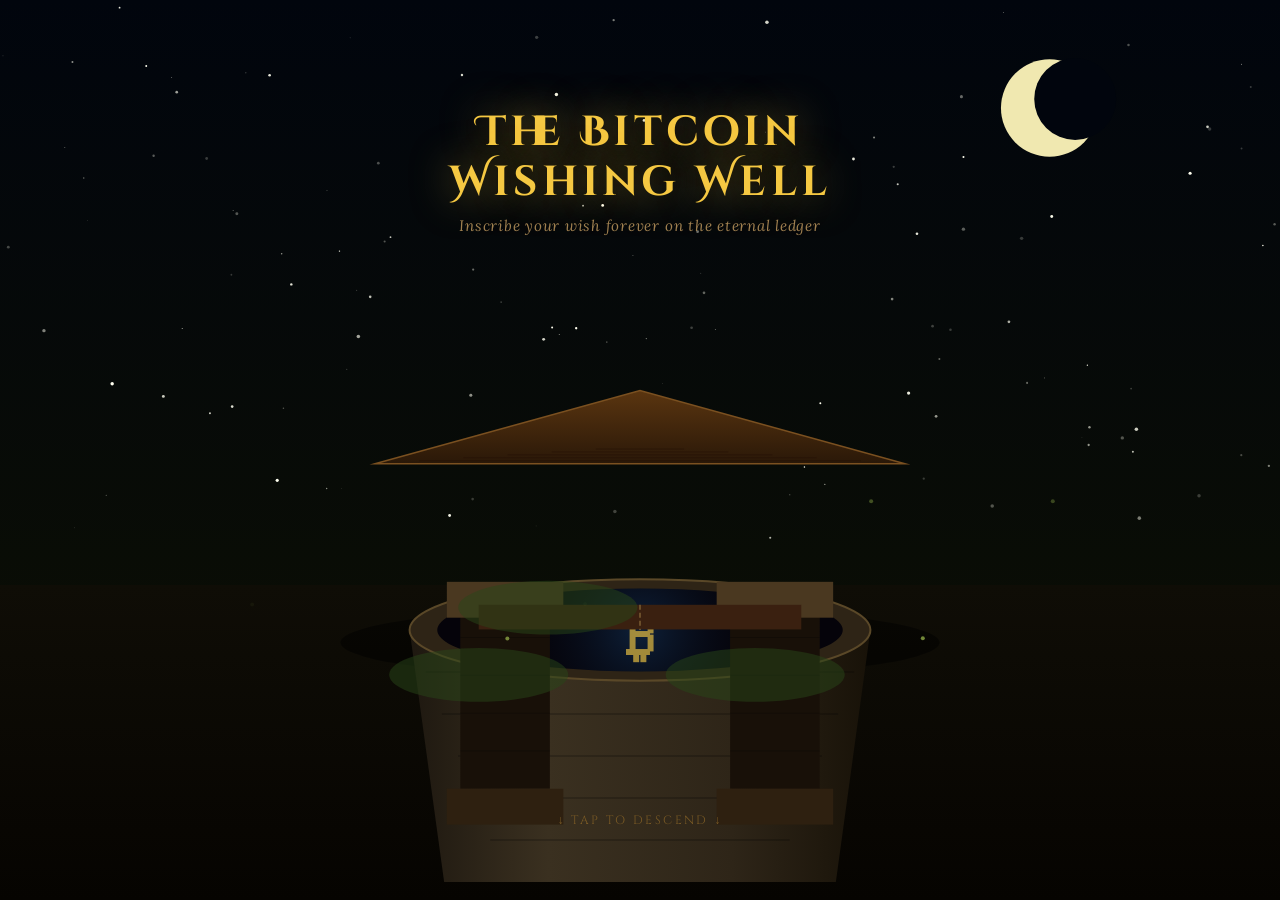
<file: bitcoin_wishing_well_v3.html>
<!DOCTYPE html>
<html>
<head>
<meta charset="UTF-8">
<style>
@import url('https://fonts.googleapis.com/css2?family=Cinzel+Decorative:wght@400;700&family=Cinzel:wght@400;600;700&family=Lora:ital,wght@0,400;1,400&display=swap');
*{box-sizing:border-box;margin:0;padding:0;}
html,body{width:100%;overflow-x:hidden;background:#000;}
#app{position:relative;width:100%;overflow:hidden;}

/* ── INTRO SCENE ── */
#intro{position:relative;width:100%;height:100vh;min-height:600px;overflow:hidden;cursor:pointer;}
#intro canvas{position:absolute;inset:0;width:100%;height:100%;}
.intro-title{position:absolute;top:12%;left:50%;transform:translateX(-50%);text-align:center;z-index:10;pointer-events:none;}
.intro-title h1{font-family:'Cinzel Decorative',serif;font-size:clamp(1.4rem,4vw,2.6rem);color:#f5c842;letter-spacing:.1em;text-shadow:0 0 40px rgba(245,200,66,.6);line-height:1.2;}
.intro-title p{font-family:'Lora',serif;font-style:italic;font-size:clamp(.75rem,2vw,.95rem);color:#a08050;margin-top:.5rem;letter-spacing:.05em;}
.tap-hint{position:absolute;bottom:8%;left:50%;transform:translateX(-50%);font-family:'Cinzel',serif;font-size:.75rem;color:#7a5a25;letter-spacing:.2em;text-transform:uppercase;z-index:10;animation:pulse-hint 2s ease-in-out infinite;pointer-events:none;}
@keyframes pulse-hint{0%,100%{opacity:.4;}50%{opacity:1;}}

/* ── PLUNGE ANIMATION OVERLAY ── */
#plunge{position:fixed;inset:0;z-index:100;display:none;overflow:hidden;background:#000;}
#plunge canvas{position:absolute;inset:0;width:100%;height:100%;}

/* ── SPLASH SCREEN ── */
#splash{position:fixed;inset:0;z-index:110;display:none;overflow:hidden;}
#splash canvas{position:absolute;inset:0;width:100%;height:100%;}

/* ── MAIN UI ── */
#ui{display:none;position:relative;z-index:10;min-height:100vh;background:radial-gradient(ellipse at 50% 0%,#140e04 0%,#080502 70%);}
.ui-inner{max-width:520px;margin:0 auto;padding:1.5rem 1rem 3rem;}

/* Panel */
.panel{background:linear-gradient(160deg,#1a120a,#0f0905);border:1px solid #4a3510;border-radius:14px;padding:1.5rem;position:relative;overflow:hidden;margin-bottom:1rem;}
.panel::after{content:'';position:absolute;top:0;left:10%;right:10%;height:1px;background:linear-gradient(90deg,transparent,rgba(245,200,66,.5),transparent);}
.panel-title{font-family:'Cinzel',serif;font-size:.9rem;font-weight:700;color:#f5c842;text-align:center;letter-spacing:.12em;text-transform:uppercase;margin-bottom:1.2rem;}

/* Drop zone */
.drop-zone{border:1.5px dashed #3a2808;border-radius:10px;padding:1.5rem 1rem;text-align:center;cursor:pointer;transition:all .3s;background:rgba(245,200,66,.02);position:relative;margin-bottom:1rem;}
.drop-zone:hover,.drop-zone.over{border-color:#f5c842;background:rgba(245,200,66,.05);}
.drop-zone input{position:absolute;inset:0;opacity:0;cursor:pointer;width:100%;height:100%;}
.drop-icon{font-size:1.8rem;display:block;margin-bottom:.4rem;}
.drop-text{font-size:.82rem;color:#8a6a30;line-height:1.5;}
.drop-text strong{color:#c9a040;}

/* File preview */
.file-prev{display:none;align-items:center;gap:.7rem;background:rgba(245,200,66,.04);border:1px solid #2a1808;border-radius:8px;padding:.55rem .8rem;margin-bottom:1rem;}
.file-prev.on{display:flex;}
.prev-thumb{width:42px;height:42px;border-radius:6px;object-fit:cover;border:1px solid #3a2808;}
.prev-doc{width:42px;height:42px;border-radius:6px;background:#1a1208;display:flex;align-items:center;justify-content:center;font-size:1.2rem;border:1px solid #3a2808;}
.prev-info{flex:1;min-width:0;}
.prev-name{font-size:.8rem;color:#d4a040;white-space:nowrap;overflow:hidden;text-overflow:ellipsis;}
.prev-size{font-size:.7rem;color:#6a4a1a;}
.prev-rm{background:none;border:none;cursor:pointer;color:#5a3a10;font-size:.9rem;padding:.2rem;transition:color .2s;}
.prev-rm:hover{color:#e06030;}

/* Textarea */
.wish-label{display:block;font-size:.72rem;color:#7a5a25;letter-spacing:.08em;text-transform:uppercase;margin-bottom:.35rem;font-family:'Cinzel',serif;}
.wish-ta{width:100%;background:rgba(0,0,0,.35);border:1px solid #2a1808;border-radius:8px;color:#e8d5a3;font-family:'Lora',serif;font-style:italic;font-size:.88rem;padding:.7rem .9rem;resize:none;height:76px;outline:none;transition:border-color .2s;}
.wish-ta:focus{border-color:#c9a040;}
.wish-ta::placeholder{color:#4a3018;}

/* Fees */
.fees{margin:1rem 0 .8rem;}
.fee-row{display:flex;justify-content:space-between;align-items:center;margin-bottom:.3rem;}
.fee-lbl{font-size:.75rem;color:#6a4a20;font-family:'Cinzel',serif;letter-spacing:.04em;}
.fee-val{font-size:.78rem;color:#c9a040;}
.fee-total{display:flex;justify-content:space-between;align-items:center;border-top:1px solid #2a1808;padding-top:.4rem;margin-top:.2rem;}
.fee-total-lbl{font-size:.8rem;color:#a08040;font-family:'Cinzel',serif;}
.fee-total-val{font-size:.9rem;color:#f5c842;font-weight:600;}

/* Registry toggle */
.registry-toggle{display:flex;align-items:flex-start;gap:.75rem;background:rgba(245,200,66,.04);border:1px solid #3a2808;border-radius:10px;padding:.85rem 1rem;margin-bottom:1rem;cursor:pointer;transition:all .25s;}
.registry-toggle:hover{border-color:#5a3a18;background:rgba(245,200,66,.07);}
.registry-toggle input[type=checkbox]{width:16px;height:16px;accent-color:#f5c842;cursor:pointer;flex-shrink:0;margin-top:2px;}
.registry-toggle-text{}
.registry-toggle-title{font-family:'Cinzel',serif;font-size:.8rem;color:#c9a040;letter-spacing:.06em;margin-bottom:.2rem;}
.registry-toggle-desc{font-size:.72rem;color:#7a5a25;line-height:1.5;}
.registry-badge{display:inline-block;background:rgba(245,200,66,.1);border:1px solid rgba(245,200,66,.3);border-radius:4px;font-size:.62rem;color:#f5c842;padding:1px 5px;font-family:'Cinzel',serif;margin-left:.4rem;vertical-align:middle;}

/* Divider */
.divider{display:flex;align-items:center;gap:.6rem;margin:.9rem 0;color:#3a2808;font-size:.7rem;font-family:'Cinzel',serif;letter-spacing:.1em;}
.divider::before,.divider::after{content:'';flex:1;height:1px;background:linear-gradient(90deg,transparent,#3a2808,transparent);}

/* Wallet */
.wallet-btns{display:flex;gap:.5rem;margin-bottom:.5rem;}
.w-btn{flex:1;background:linear-gradient(160deg,#1c1208,#130d05);border:1px solid #3a2808;border-radius:8px;color:#b09040;font-family:'Cinzel',serif;font-size:.72rem;font-weight:600;letter-spacing:.05em;padding:.6rem .4rem;cursor:pointer;transition:all .2s;display:flex;align-items:center;justify-content:center;gap:.35rem;text-transform:uppercase;}
.w-btn:hover{border-color:#c9a040;color:#f5c842;}
.w-btn.on{border-color:#2a6a2a;color:#4aaa4a;}
.w-addr{font-size:.68rem;color:#4a7a40;font-family:monospace;background:rgba(40,100,40,.06);border:1px solid #1a2f1a;border-radius:5px;padding:.35rem .6rem;display:none;word-break:break-all;}
.w-addr.on{display:block;}

/* Inscribe btn */
.inscribe-btn{width:100%;background:linear-gradient(160deg,#7a4e00,#4a3000);border:1.5px solid #b09030;border-radius:10px;color:#ffe890;font-family:'Cinzel',serif;font-size:.95rem;font-weight:700;letter-spacing:.1em;padding:.9rem;cursor:pointer;text-transform:uppercase;transition:all .3s;display:flex;align-items:center;justify-content:center;gap:.5rem;position:relative;overflow:hidden;}
.inscribe-btn:hover:not(:disabled){border-color:#f5c842;box-shadow:0 0 18px rgba(245,200,66,.25);transform:translateY(-1px);}
.inscribe-btn:disabled{opacity:.35;cursor:not-allowed;transform:none;}

/* Progress */
.prog-wrap{display:none;margin-top:.8rem;}
.prog-wrap.on{display:block;}
.prog-bg{height:3px;border-radius:2px;background:#1a1008;overflow:hidden;}
.prog-fill{height:100%;background:linear-gradient(90deg,#c9a040,#f5c842);width:0%;transition:width .4s ease;}
.prog-lbl{font-size:.7rem;color:#6a4a18;text-align:center;margin-top:.3rem;font-family:'Cinzel',serif;letter-spacing:.05em;}

/* Status */
.status{margin-top:.8rem;display:none;border-radius:8px;padding:.7rem .9rem;font-size:.8rem;line-height:1.5;}
.status.on{display:block;}
.status.ok{border:1px solid #285028;background:rgba(40,100,40,.07);color:#60aa60;}
.status.err{border:1px solid #502020;background:rgba(100,30,30,.07);color:#cc6060;}
.status.info{border:1px solid #3a2808;background:rgba(60,30,5,.07);color:#a08040;}
.tx-lnk{display:inline-block;margin-top:.25rem;color:#f5c842;text-decoration:underline;cursor:pointer;font-size:.72rem;word-break:break-all;}

/* Registry list */
.reg-panel{background:linear-gradient(160deg,#0d0904,#080602);border:1px solid #2a1a08;border-radius:14px;padding:1.25rem;position:relative;overflow:hidden;}
.reg-panel::after{content:'';position:absolute;top:0;left:15%;right:15%;height:1px;background:linear-gradient(90deg,transparent,rgba(245,200,66,.2),transparent);}
.reg-head{display:flex;align-items:center;justify-content:space-between;margin-bottom:.9rem;}
.reg-title{font-family:'Cinzel',serif;font-size:.82rem;color:#c9a040;letter-spacing:.08em;text-transform:uppercase;}
.reg-count{font-size:.7rem;color:#5a3a18;font-family:'Cinzel',serif;}
.reg-count span{color:#c9a040;}
.wish-item{border:1px solid #1e1006;border-radius:7px;padding:.65rem .8rem;margin-bottom:.45rem;background:rgba(0,0,0,.2);transition:border-color .2s;}
.wish-item:hover{border-color:#2e1e0a;}
.wish-item:last-child{margin-bottom:0;}
.wi-text{font-size:.78rem;color:#c9a040;font-style:italic;line-height:1.4;margin-bottom:.3rem;}
.wi-meta{display:flex;flex-wrap:wrap;gap:.5rem;align-items:center;}
.wi-tx{font-size:.63rem;color:#4a3018;font-family:monospace;cursor:pointer;transition:color .15s;}
.wi-tx:hover{color:#c9a040;text-decoration:underline;}
.wi-pill{font-size:.6rem;border-radius:3px;padding:1px 5px;font-family:'Cinzel',serif;}
.wi-pill.type{background:rgba(180,120,20,.1);border:1px solid rgba(180,120,20,.2);color:#8a6020;}
.wi-pill.reg{background:rgba(50,150,80,.08);border:1px solid rgba(50,150,80,.18);color:#3a7840;}
.wi-pill.demo{background:rgba(100,100,100,.1);border:1px solid rgba(100,100,100,.2);color:#666;}
.wi-time{font-size:.62rem;color:#3a2808;margin-left:auto;}
.reg-empty{text-align:center;padding:1.5rem .5rem;color:#3a2808;font-size:.78rem;font-style:italic;}
</style>

<div id="app">

<!-- INTRO -->
<div id="intro">
  <canvas id="introCanvas"></canvas>
  <div class="intro-title">
    <h1>The Bitcoin<br>Wishing Well</h1>
    <p>Inscribe your wish forever on the eternal ledger</p>
  </div>
  <div class="tap-hint">↓ tap to descend ↓</div>
</div>

<!-- PLUNGE -->
<div id="plunge"><canvas id="plungeCanvas"></canvas></div>

<!-- SPLASH -->
<div id="splash"><canvas id="splashCanvas"></canvas></div>

<!-- MAIN UI -->
<div id="ui">
  <div class="ui-inner">

    <div class="panel">
      <div class="panel-title">⟡ Cast Your Wish ⟡</div>

      <div class="drop-zone" id="dz">
        <input type="file" id="fi" accept="image/*,text/*,.txt,.json,.md"/>
        <span class="drop-icon">🪙</span>
        <div class="drop-text"><strong>Drop a file here</strong><br>image or text to inscribe on Bitcoin<br><span style="font-size:.68rem;color:#4a3015;">PNG · JPG · TXT · JSON · MD — max 60KB</span></div>
      </div>

      <div class="file-prev" id="fp">
        <div class="prev-doc" id="pt">📄</div>
        <div class="prev-info">
          <div class="prev-name" id="pn">—</div>
          <div class="prev-size" id="ps">—</div>
        </div>
        <button class="prev-rm" id="prm">✕</button>
      </div>

      <label class="wish-label" for="wt">Your wish</label>
      <textarea class="wish-ta" id="wt" placeholder="Write your wish... sealed forever in Bitcoin's stone."></textarea>

      <div class="fees" id="feesBlock">
        <div class="fee-row"><span class="fee-lbl">Inscription size</span><span class="fee-val" id="fSize">0 B</span></div>
        <div class="fee-row"><span class="fee-lbl">Network fee (~10 sats/vB)</span><span class="fee-val" id="fNet">— sats</span></div>
        <div class="fee-row" id="regFeeRow" style="display:none"><span class="fee-lbl">Registry fee</span><span class="fee-val">2,000 sats</span></div>
        <div class="fee-total"><span class="fee-total-lbl">Est. Total</span><span class="fee-total-val" id="fTotal">— sats</span></div>
      </div>

      <!-- Registry opt-in -->
      <label class="registry-toggle">
        <input type="checkbox" id="regCheck"/>
        <div class="registry-toggle-text">
          <div class="registry-toggle-title">Register for Future Marketplace <span class="registry-badge">+2,000 sats</span></div>
          <div class="registry-toggle-desc">Add your wish to the on-chain registry so it can be indexed and listed in the Bitcoin Wishing Well marketplace when it launches.</div>
        </div>
      </label>

      <div class="divider">Connect Wallet</div>

      <div style="margin-bottom:1.2rem;">
        <div class="wallet-btns">
          <button class="w-btn" id="xBtn" onclick="connectXverse()"><span>🔶</span> Xverse</button>
          <button class="w-btn" id="uBtn" onclick="connectUnisat()"><span>🔷</span> UniSat</button>
        </div>
        <div class="w-addr" id="wAddr"></div>
      </div>

      <button class="inscribe-btn" id="ib" disabled onclick="makeWish()">🪙 Make Your Wish &amp; Inscribe</button>

      <div class="prog-wrap" id="pw"><div class="prog-bg"><div class="prog-fill" id="pf"></div></div><div class="prog-lbl" id="pl">Preparing...</div></div>
      <div class="status" id="st"></div>
    </div>

    <!-- Registry -->
    <div class="reg-panel">
      <div class="reg-head">
        <div class="reg-title">📜 The Wish Registry</div>
        <div class="reg-count">Wishes: <span id="wc">0</span></div>
      </div>
      <div id="wl"><div class="reg-empty">No wishes yet. Be the first to cast yours into eternity.</div></div>
    </div>

  </div>
</div>
</div>

<script>
const DEV_ADDR='3FxKYyYJcxn6Tx2RvQM8szTzYKTQYskgWq';
const REG_FEE=2000;
const REG_KEY='bww_registry_v1';

/* ============================
   INTRO CANVAS — well exterior
   ============================ */
const introC=document.getElementById('introCanvas');
const introCtx=introC.getContext('2d');
let introW,introH,introStars=[],introT=0,plunging=false;

function resizeIntro(){
  introW=introC.width=introC.offsetWidth;
  introH=introC.height=introC.offsetHeight;
}

function makeStars(){
  introStars=[];
  for(let i=0;i<120;i++){
    introStars.push({x:Math.random(),y:Math.random()*.6,r:Math.random()*1.5+.3,t:Math.random()*Math.PI*2,sp:Math.random()*.02+.005});
  }
}

function drawIntro(){
  introCtx.clearRect(0,0,introW,introH);
  // Sky gradient
  const sky=introCtx.createLinearGradient(0,0,0,introH*.7);
  sky.addColorStop(0,'#01050d');
  sky.addColorStop(1,'#0a0d05');
  introCtx.fillStyle=sky;introCtx.fillRect(0,0,introW,introH*.7);
  // Ground
  const gnd=introCtx.createLinearGradient(0,introH*.65,0,introH);
  gnd.addColorStop(0,'#0f0d06');gnd.addColorStop(1,'#060401');
  introCtx.fillStyle=gnd;introCtx.fillRect(0,introH*.65,introW,introH*.35);
  // Stars
  introStars.forEach(s=>{
    const op=.3+Math.sin(introT*s.sp*60+s.t)*.4+.3;
    introCtx.beginPath();introCtx.arc(s.x*introW,s.y*introH,s.r,0,Math.PI*2);
    introCtx.fillStyle=`rgba(255,255,240,${Math.max(0,Math.min(1,op))})`;introCtx.fill();
  });
  // Moon
  introCtx.beginPath();introCtx.arc(introW*.82,introH*.12,introW*.038,0,Math.PI*2);
  introCtx.fillStyle='#f0e8b0';introCtx.fill();
  introCtx.beginPath();introCtx.arc(introW*.84,introH*.11,introW*.032,0,Math.PI*2);
  introCtx.fillStyle='#01050d';introCtx.fill();

  // Well structure
  const cx=introW/2,cy=introH*.7,wr=introW*.18,wh=introH*.28;
  // Ground shadow
  introCtx.beginPath();introCtx.ellipse(cx,cy+wh*.05,wr*1.3,.04*introH,0,0,Math.PI*2);
  introCtx.fillStyle='rgba(0,0,0,.5)';introCtx.fill();
  // Barrel
  const bGrad=introCtx.createLinearGradient(cx-wr,0,cx+wr,0);
  bGrad.addColorStop(0,'#1e1810');bGrad.addColorStop(.3,'#3a3020');bGrad.addColorStop(.7,'#2e2518');bGrad.addColorStop(1,'#181208');
  introCtx.fillStyle=bGrad;
  introCtx.beginPath();introCtx.moveTo(cx-wr,cy);introCtx.lineTo(cx-wr*.85,cy+wh);introCtx.lineTo(cx+wr*.85,cy+wh);introCtx.lineTo(cx+wr,cy);introCtx.closePath();introCtx.fill();
  // Stone lines on barrel
  introCtx.strokeStyle='rgba(0,0,0,.4)';introCtx.lineWidth=1;
  for(let i=1;i<6;i++){
    const yy=cy+wh*(i/6);
    const xOff=wr*(1-.07*i);
    introCtx.beginPath();introCtx.moveTo(cx-xOff,yy);introCtx.lineTo(cx+xOff,yy);introCtx.stroke();
  }
  // Rim ellipse
  introCtx.beginPath();introCtx.ellipse(cx,cy,wr,wr*.22,0,0,Math.PI*2);
  introCtx.fillStyle='#2e2416';introCtx.fill();
  introCtx.strokeStyle='#5a4828';introCtx.lineWidth=2;introCtx.stroke();
  // Inner dark
  introCtx.beginPath();introCtx.ellipse(cx,cy,wr*.88,wr*.18,0,0,Math.PI*2);
  introCtx.fillStyle='#05030a';introCtx.fill();
  // Water glow inside
  const glow=introCtx.createRadialGradient(cx,cy,0,cx,cy,wr*.6);
  glow.addColorStop(0,'rgba(40,120,200,.25)');glow.addColorStop(1,'rgba(0,0,0,0)');
  introCtx.beginPath();introCtx.ellipse(cx,cy,wr*.88,wr*.18,0,0,Math.PI*2);
  introCtx.fillStyle=glow;introCtx.fill();
  // BTC glyph floating in well
  const btcAlpha=.4+Math.sin(introT*1.5)*.25;
  introCtx.fillStyle=`rgba(245,200,66,${btcAlpha})`;
  introCtx.font=`bold ${introW*.045}px sans-serif`;introCtx.textAlign='center';introCtx.textBaseline='middle';
  introCtx.fillText('₿',cx,cy+wr*.04);
  // Pillars
  const ph=wh*.75,pw=introW*.035;
  const pilGrad=introCtx.createLinearGradient(0,0,pw*2,0);
  pilGrad.addColorStop(0,'#181008');pilGrad.addColorStop(.5,'#3a2a15');pilGrad.addColorStop(1,'#181008');
  [[cx-wr*.78,cy-wh*.12],[cx+wr*.78-pw*2,cy-wh*.12]].forEach(([px,py])=>{
    introCtx.fillStyle=pilGrad;introCtx.fillRect(px,py,pw*2,ph);
    introCtx.fillStyle='#4a3820';introCtx.fillRect(px-pw*.3,py-pw*.4,pw*2.6,pw*.8);
    introCtx.fillStyle='#2e2010';introCtx.fillRect(px-pw*.3,py+ph,pw*2.6,pw*.8);
    // stone lines on pillar
    introCtx.strokeStyle='rgba(0,0,0,.35)';introCtx.lineWidth=.8;
    for(let i=1;i<5;i++){const yy=py+ph*i/5;introCtx.beginPath();introCtx.moveTo(px,yy);introCtx.lineTo(px+pw*2,yy);introCtx.stroke();}
  });
  // Roof
  introCtx.beginPath();
  introCtx.moveTo(cx-wr*1.15,cy-ph*.88);introCtx.lineTo(cx,cy-wh*.95);introCtx.lineTo(cx+wr*1.15,cy-ph*.88);
  introCtx.closePath();
  const roofG=introCtx.createLinearGradient(0,cy-wh*.95,0,cy-ph*.88);
  roofG.addColorStop(0,'#5a3510');roofG.addColorStop(1,'#2a1808');
  introCtx.fillStyle=roofG;introCtx.fill();
  introCtx.strokeStyle='#7a5020';introCtx.lineWidth=1.5;introCtx.stroke();
  // Shingles
  introCtx.strokeStyle='rgba(30,10,0,.5)';introCtx.lineWidth=.8;
  for(let i=1;i<6;i++){
    const t2=i/6;
    introCtx.beginPath();
    introCtx.moveTo(cx-wr*1.15*(1-t2),cy-ph*.88-(wh*.07*t2));
    introCtx.lineTo(cx+wr*1.15*(1-t2),cy-ph*.88-(wh*.07*t2));
    introCtx.stroke();
  }
  // Crossbeam
  introCtx.fillStyle='#3a2010';introCtx.fillRect(cx-wr*.7,cy-wh*.1,wr*1.4,pw*.55);
  // Rope
  introCtx.strokeStyle='rgba(140,110,60,.6)';introCtx.lineWidth=2;introCtx.setLineDash([5,3]);
  introCtx.beginPath();introCtx.moveTo(cx,cy-wh*.1);introCtx.lineTo(cx,cy);introCtx.stroke();
  introCtx.setLineDash([]);
  // Moss patches
  introCtx.fillStyle='rgba(40,70,25,.5)';
  [[cx-wr*.7,cy+pw],[cx-wr*.4,cy-pw*.5],[cx+wr*.5,cy+pw]].forEach(([mx,my])=>{
    introCtx.beginPath();introCtx.ellipse(mx,my,pw*2,pw*.6,0,0,Math.PI*2);introCtx.fill();
  });
  // Fireflies
  if(!plunging){
    for(let i=0;i<6;i++){
      const fx=cx+Math.sin(introT*.7+i*1.8)*wr*1.8;
      const fy=cy-ph*.3+Math.cos(introT*.5+i*2.3)*wh*.3;
      const fa=.3+Math.sin(introT*2+i)*.3;
      introCtx.beginPath();introCtx.arc(fx,fy,2,0,Math.PI*2);
      introCtx.fillStyle=`rgba(200,240,100,${Math.max(0,fa)})`;introCtx.fill();
    }
  }
  introT+=.016;
}

function introLoop(){if(!plunging){requestAnimationFrame(introLoop);drawIntro();}}

/* ============================
   PLUNGE ANIMATION
   ============================ */
const plungeEl=document.getElementById('plunge');
const plungeC=document.getElementById('plungeCanvas');
const plungeCtx=plungeC.getContext('2d');
let plungeT=0,plungeDone=false;

function resizePlunge(){plungeC.width=plungeC.offsetWidth;plungeC.height=plungeC.offsetHeight;}

function drawPlunge(t){
  const W=plungeC.width,H=plungeC.height;
  plungeCtx.clearRect(0,0,W,H);
  // t: 0→1, we zoom into well tunnel
  const progress=Math.min(1,t);
  // Background — getting darker
  const bg=`hsl(30,15%,${Math.max(0,8-progress*8)}%)`;
  plungeCtx.fillStyle=bg;plungeCtx.fillRect(0,0,W,H);

  // Tunnel rings — perspective stone well shaft
  const cx=W/2,cy=H/2;
  const numRings=18;
  for(let i=0;i<numRings;i++){
    const depth=(i/numRings+progress*.8)%1;
    const ease=Math.pow(depth,1.6);
    const r=ease*W*.7;
    const alpha=depth*(1-depth*depth)*2.5;
    // Stone ring
    const hue=25+i*3;
    const lit=8+depth*18;
    plungeCtx.beginPath();plungeCtx.ellipse(cx,cy,r,r*.38,0,0,Math.PI*2);
    plungeCtx.strokeStyle=`hsla(${hue},25%,${lit}%,${Math.min(1,alpha*.8)})`;
    plungeCtx.lineWidth=Math.max(.5,depth*6);plungeCtx.stroke();
    // Stone texture marks
    if(i%3===0&&depth>.2){
      for(let j=0;j<6;j++){
        const ang=j/6*Math.PI*2+i*.5;
        const rx=cx+Math.cos(ang)*r*.95,ry=cy+Math.sin(ang)*r*.38*.95;
        plungeCtx.beginPath();plungeCtx.arc(rx,ry,depth*2.5,0,Math.PI*2);
        plungeCtx.fillStyle=`hsla(${hue},20%,${lit+5}%,${alpha*.4})`;plungeCtx.fill();
      }
    }
  }

  // Moss patches on walls
  for(let i=0;i<8;i++){
    const d2=((i*.13+progress*.6)%1);
    const ang=-Math.PI/2+Math.sin(i*2.4)*.8+(i*.7);
    const rad=Math.pow(d2,1.5)*W*.65;
    const ex=cx+Math.cos(ang)*rad,ey=cy+Math.sin(ang)*rad*.38;
    plungeCtx.beginPath();plungeCtx.ellipse(ex,ey,rad*.06,rad*.03,ang,0,Math.PI*2);
    plungeCtx.fillStyle=`rgba(30,60,20,${d2*.5})`;plungeCtx.fill();
  }

  // Water glow at center — brightens as we approach
  const waterGlow=Math.pow(progress,2.5);
  const wg=plungeCtx.createRadialGradient(cx,cy,0,cx,cy,W*.35);
  wg.addColorStop(0,`rgba(40,130,220,${waterGlow*.7})`);
  wg.addColorStop(.5,`rgba(20,80,160,${waterGlow*.3})`);
  wg.addColorStop(1,'rgba(0,0,0,0)');
  plungeCtx.fillStyle=wg;plungeCtx.fillRect(0,0,W,H);

  // BTC symbol at the bottom
  const btcScale=Math.pow(progress,.5)*1.2;
  const btcAlpha=Math.min(1,progress*2-.5);
  if(btcAlpha>0){
    plungeCtx.save();
    plungeCtx.translate(cx,cy);plungeCtx.scale(btcScale,btcScale);
    plungeCtx.fillStyle=`rgba(245,200,66,${btcAlpha})`;
    plungeCtx.font=`bold ${W*.08}px sans-serif`;
    plungeCtx.textAlign='center';plungeCtx.textBaseline='middle';
    plungeCtx.fillText('₿',0,0);plungeCtx.restore();
  }

  // Vignette
  const vig=plungeCtx.createRadialGradient(cx,cy,W*.15,cx,cy,W*.75);
  vig.addColorStop(0,'rgba(0,0,0,0)');vig.addColorStop(1,`rgba(0,0,0,${.7+progress*.2})`);
  plungeCtx.fillStyle=vig;plungeCtx.fillRect(0,0,W,H);

  // Speed streaks
  for(let i=0;i<24;i++){
    const ang=i/24*Math.PI*2;
    const len=progress*W*.12+.02;
    const dist=W*.08+Math.sin(i*.7+plungeT)*W*.05;
    plungeCtx.beginPath();
    plungeCtx.moveTo(cx+Math.cos(ang)*dist,cy+Math.sin(ang)*dist*.38);
    plungeCtx.lineTo(cx+Math.cos(ang)*(dist+len),cy+Math.sin(ang)*(dist+len)*.38);
    plungeCtx.strokeStyle=`rgba(180,200,255,${progress*.15})`;
    plungeCtx.lineWidth=.8;plungeCtx.stroke();
  }
}

/* ============================
   SPLASH CANVAS
   ============================ */
const splashEl=document.getElementById('splash');
const splashC=document.getElementById('splashCanvas');
const splashCtx=splashC.getContext('2d');
let splashT=0,splashDroplets=[],splashRipples=[];

function resizeSplash(){splashC.width=splashC.offsetWidth;splashC.height=splashC.offsetHeight;}

function initSplash(){
  splashDroplets=[];splashRipples=[];splashT=0;
  const W=splashC.width,H=splashC.height;
  const cx=W/2,cy=H/2;
  for(let i=0;i<60;i++){
    const ang=Math.random()*Math.PI*2;
    const spd=1.5+Math.random()*6;
    splashDroplets.push({
      x:cx,y:cy,vx:Math.cos(ang)*spd*(1+Math.random()),vy:Math.sin(ang)*spd*.5-3-Math.random()*4,
      r:.8+Math.random()*2.5,life:1,decay:.012+Math.random()*.018,g:.15
    });
  }
  for(let i=0;i<5;i++){
    splashRipples.push({r:5+i*8,maxR:W*.5,life:1,decay:.022-i*.003,cx,cy});
  }
}

function drawSplash(){
  const W=splashC.width,H=splashC.height;
  splashCtx.clearRect(0,0,W,H);
  const cx=W/2,cy=H/2;
  // Dark underwater bg fading
  const bgA=Math.max(0,1-splashT*.04);
  splashCtx.fillStyle=`rgba(2,8,20,${bgA})`;splashCtx.fillRect(0,0,W,H);
  // Water surface
  const waterY=cy+H*.08;
  const waterGrad=splashCtx.createLinearGradient(0,waterY-30,0,H);
  waterGrad.addColorStop(0,`rgba(20,80,160,${Math.max(0,.7-splashT*.015)})`);
  waterGrad.addColorStop(1,`rgba(5,20,60,${Math.max(0,.9-splashT*.01)})`);
  splashCtx.fillStyle=waterGrad;
  splashCtx.beginPath();
  splashCtx.moveTo(0,waterY);
  for(let x=0;x<=W;x+=8){
    const wave=Math.sin(x*.04+splashT*.3)*6*Math.max(0,1-splashT*.03);
    splashCtx.lineTo(x,waterY+wave);
  }
  splashCtx.lineTo(W,H);splashCtx.lineTo(0,H);splashCtx.closePath();splashCtx.fill();
  // Ripples
  splashRipples.forEach(r=>{
    r.r+=3+r.r*.04;r.life-=r.decay;
    if(r.life<=0)return;
    splashCtx.beginPath();splashCtx.ellipse(r.cx,r.cy+H*.08,r.r,r.r*.3,0,0,Math.PI*2);
    splashCtx.strokeStyle=`rgba(100,180,255,${r.life*.5})`;splashCtx.lineWidth=1.5;splashCtx.stroke();
  });
  // Droplets
  splashDroplets.forEach(d=>{
    d.x+=d.vx;d.y+=d.vy;d.vy+=d.g;d.life-=d.decay;
    if(d.life<=0)return;
    splashCtx.beginPath();splashCtx.ellipse(d.x,d.y,d.r,d.r*.6,Math.atan2(d.vy,d.vx),0,Math.PI*2);
    splashCtx.fillStyle=`rgba(100,180,255,${d.life*.7})`;splashCtx.fill();
  });
  // Gold particles (BTC coins)
  for(let i=0;i<8;i++){
    const ang=(i/8)*Math.PI*2+splashT*.1;
    const dist=30+Math.sin(splashT*.4+i)*20+splashT*1.5;
    const px=cx+Math.cos(ang)*dist,py=cy+H*.08-Math.abs(Math.sin(splashT*.3+i))*60+splashT*.5;
    const pa=Math.max(0,1-splashT*.04);
    splashCtx.beginPath();splashCtx.arc(px,py,4,0,Math.PI*2);
    splashCtx.fillStyle=`rgba(245,200,66,${pa*.8})`;splashCtx.fill();
  }
  // Central flash
  if(splashT<15){
    const flashA=Math.max(0,(15-splashT)/15);
    const fg=splashCtx.createRadialGradient(cx,cy+H*.08,0,cx,cy+H*.08,W*.4);
    fg.addColorStop(0,`rgba(150,220,255,${flashA*.6})`);fg.addColorStop(1,'rgba(0,0,0,0)');
    splashCtx.fillStyle=fg;splashCtx.fillRect(0,0,W,H);
  }
  // BTC emerging
  const btcA=Math.max(0,Math.min(1,(splashT-20)/20));
  if(btcA>0){
    splashCtx.fillStyle=`rgba(245,200,66,${btcA})`;
    splashCtx.font=`bold ${W*.12}px sans-serif`;
    splashCtx.textAlign='center';splashCtx.textBaseline='middle';
    splashCtx.fillText('₿',cx,cy);
  }
  splashT++;
}

/* ============================
   ORCHESTRATOR
   ============================ */
function startPlunge(){
  if(plunging)return;
  plunging=true;
  plungeEl.style.display='block';
  resizePlunge();
  let pT=0;
  function pLoop(){
    pT+=.018;
    plungeT=pT;
    drawPlunge(pT);
    if(pT<1.05){requestAnimationFrame(pLoop);}
    else{
      // Start splash
      plungeEl.style.display='none';
      splashEl.style.display='block';
      resizeSplash();
      initSplash();
      let sFrames=0;
      function sLoop(){
        drawSplash();sFrames++;
        if(sFrames<90){requestAnimationFrame(sLoop);}
        else{
          // Fade to UI
          splashEl.style.opacity=1;
          let fo=1;
          function fadeOut(){
            fo-=.06;splashEl.style.opacity=fo;
            if(fo>0){requestAnimationFrame(fadeOut);}
            else{
              splashEl.style.display='none';splashEl.style.opacity=1;
              document.getElementById('intro').style.display='none';
              document.getElementById('ui').style.display='block';
              document.getElementById('ui').style.opacity=0;
              let fi=0;
              function fadeIn(){fi+=.06;document.getElementById('ui').style.opacity=fi;if(fi<1)requestAnimationFrame(fadeIn);}
              requestAnimationFrame(fadeIn);
              renderRegistry(loadRegistry());
            }
          }
          requestAnimationFrame(fadeOut);
        }
      }
      requestAnimationFrame(sLoop);
    }
  }
  requestAnimationFrame(pLoop);
}

window.addEventListener('resize',()=>{resizeIntro();makeStars();});
document.getElementById('intro').addEventListener('click',startPlunge);
resizeIntro();makeStars();
requestAnimationFrame(introLoop);

/* ============================
   APP LOGIC
   ============================ */
let selFile=null,walAddr=null,walType=null;

function fmtBytes(b){if(b<1024)return b+' B';return (b/1024).toFixed(1)+' KB';}
function fmtSats(s){return s.toLocaleString()+' sats';}

function updateFees(sz){
  document.getElementById('fSize').textContent=fmtBytes(sz);
  const net=Math.round((150+sz)*10);
  document.getElementById('fNet').textContent=fmtSats(net);
  const regOn=document.getElementById('regCheck').checked;
  const tot=net+(regOn?REG_FEE:0);
  document.getElementById('fTotal').textContent=fmtSats(tot);
  document.getElementById('regFeeRow').style.display=regOn?'':'none';
}

document.getElementById('regCheck').addEventListener('change',()=>{
  const sz=selFile?selFile.size:new TextEncoder().encode(document.getElementById('wt').value).length;
  updateFees(sz);
});

function handleFile(f){
  if(!f)return;
  if(f.size>60*1024){showStatus('err','File too large. Max 60KB.');return;}
  selFile=f;
  document.getElementById('pn').textContent=f.name;
  document.getElementById('ps').textContent=fmtBytes(f.size);
  const pt=document.getElementById('pt');
  if(f.type.startsWith('image/')){
    const rd=new FileReader();
    rd.onload=(e)=>{
      const img=document.createElement('img');
      img.className='prev-thumb';img.src=e.target.result;img.alt='';
      pt.replaceWith(img);
    };rd.readAsDataURL(f);
  } else {pt.textContent='📄';}
  document.getElementById('fp').classList.add('on');
  document.getElementById('dz').style.display='none';
  updateFees(f.size);checkReady();
}

document.getElementById('fi').addEventListener('change',e=>{if(e.target.files[0])handleFile(e.target.files[0]);});
const dz=document.getElementById('dz');
dz.addEventListener('dragover',e=>{e.preventDefault();dz.classList.add('over');});
dz.addEventListener('dragleave',()=>dz.classList.remove('over'));
dz.addEventListener('drop',e=>{e.preventDefault();dz.classList.remove('over');if(e.dataTransfer.files[0])handleFile(e.dataTransfer.files[0]);});
document.getElementById('prm').addEventListener('click',()=>{
  selFile=null;document.getElementById('fi').value='';
  document.getElementById('fp').classList.remove('on');
  document.getElementById('dz').style.display='';
  updateFees(0);checkReady();
});
document.getElementById('wt').addEventListener('input',function(){
  if(!selFile)updateFees(new TextEncoder().encode(this.value).length);
  checkReady();
});

function checkReady(){
  const has=(selFile||document.getElementById('wt').value.trim().length>0)&&walAddr;
  document.getElementById('ib').disabled=!has;
}

async function connectXverse(){
  const b=document.getElementById('xBtn');b.textContent='⏳ Connecting...';
  try{
    if(window.XverseProviders||window.BitcoinProvider){
      const p=window.XverseProviders?.BitcoinProvider||window.BitcoinProvider;
      const r=await p.request('getAccounts',{purposes:['ordinals','payment'],message:'Bitcoin Wishing Well'});
      const a=r?.result?.addresses?.find(x=>x.purpose==='ordinals')?.address||r?.result?.addresses?.[0]?.address;
      if(a){setWallet('xverse',a,b);return;}
    }
  }catch(e){}
  setWallet('xverse','bc1p'+rndHex(38),b,true);
}

async function connectUnisat(){
  const b=document.getElementById('uBtn');b.textContent='⏳ Connecting...';
  try{
    if(window.unisat){
      const a=await window.unisat.requestAccounts();
      if(a&&a[0]){setWallet('unisat',a[0],b);return;}
    }
  }catch(e){}
  setWallet('unisat','bc1q'+rndHex(38),b,true);
}

function rndHex(n){return Array.from({length:n},()=>'0123456789abcdef'[Math.floor(Math.random()*16)]).join('');}

function setWallet(type,addr,btn,demo){
  walType=type;walAddr=addr;
  const nm=type==='xverse'?'Xverse':'UniSat';
  btn.innerHTML=`<span>✓</span> ${nm}${demo?' (Demo)':''}`;btn.classList.add('on');
  const oId=type==='xverse'?'uBtn':'xBtn';
  const oNm=type==='xverse'?'UniSat':'Xverse';
  const oIc=type==='xverse'?'🔷':'🔶';
  const oB=document.getElementById(oId);
  oB.classList.remove('on');oB.innerHTML=`<span>${oIc}</span> ${oNm}`;
  const sh=addr.substring(0,12)+'...'+addr.substring(addr.length-6);
  const wa=document.getElementById('wAddr');
  wa.textContent=(demo?'[Demo] ':'')+sh;wa.classList.add('on');
  if(demo)showStatus('info','No wallet detected. Running in demo mode.');
  else hideStatus();
  checkReady();
}

async function makeWish(){
  const wt=document.getElementById('wt').value.trim();
  if(!selFile&&!wt)return;
  document.getElementById('ib').disabled=true;
  const regOn=document.getElementById('regCheck').checked;
  showProg(0,'Preparing inscription envelope...');
  try{
    let ct,cb;
    if(selFile){ct=selFile.type||'application/octet-stream';cb=await toB64(selFile);}
    else{ct='text/plain;charset=utf-8';cb=btoa(unescape(encodeURIComponent(wt)));}
    const meta={wish:wt||'[file]',contentType:ct,app:'bitcoin-wishing-well-v1'};
    if(regOn){meta.registry=true;meta.registryFee=REG_FEE;}
    if(selFile&&wt){meta.file={name:selFile.name,type:selFile.type,data:cb};}
    const payload={contentType:'application/json',content:btoa(JSON.stringify(meta))};

    showProg(25,'Building transactions...');await wait(500);
    showProg(45,'Signing with wallet...');await wait(600);
    let wTx,rTx;
    if(walType==='unisat'&&window.unisat){
      const r=await window.unisat.inscribeContent(payload);
      wTx=r?.txId||r?.inscriptionId;
      if(regOn){const r2=await window.unisat.sendBitcoin(DEV_ADDR,REG_FEE);rTx=r2?.txId||r2;}
    }else if(walType==='xverse'&&(window.XverseProviders||window.BitcoinProvider)){
      const p=window.XverseProviders?.BitcoinProvider||window.BitcoinProvider;
      const r=await p.request('ord_inscribeContent',{...payload,recipientAddress:walAddr});
      wTx=r?.result?.txId;
      if(regOn){const r2=await p.request('sendBtcTransaction',{recipients:[{address:DEV_ADDR,amountSats:REG_FEE}]});rTx=r2?.result?.txId;}
    }else{
      await runDemo(regOn);
      wTx=rndHex(64);if(regOn)rTx=rndHex(64);
    }
    showProg(85,'Broadcasting to Bitcoin network...');await wait(500);
    showProg(100,'Wish inscribed forever!');
    addToReg({wish:wt||('[file: '+(selFile?.name||'')+']'),contentType:selFile?selFile.type:'text/plain',wishTxid:wTx,regTxid:rTx||null,address:walAddr,timestamp:Date.now(),isDemo:!(walAddr&&((walType==='unisat'&&window.unisat)||(walType==='xverse'&&(window.XverseProviders||window.BitcoinProvider))))});
    setTimeout(()=>{
      showSuccess(wTx,rTx,regOn);
      document.getElementById('ib').disabled=false;hideProg();
    },500);
  }catch(err){
    showStatus('err','Inscription failed: '+(err.message||err));
    hideProg();document.getElementById('ib').disabled=false;
  }
}

async function runDemo(regOn){
  const steps=[[55,'Serializing inscription...'],[68,regOn?'Sending registry fee...':'Broadcasting...'],[80,'Signing reveal tx...'],[95,'Confirmed in mempool!']];
  for(const[p,l]of steps){showProg(p,l);await wait(400+Math.random()*250);}
}

function toB64(f){return new Promise((res,rej)=>{const r=new FileReader();r.onload=e=>res(e.target.result.split(',')[1]);r.onerror=()=>rej(new Error('read failed'));r.readAsDataURL(f);});}
function wait(ms){return new Promise(r=>setTimeout(r,ms));}
function showProg(p,l){document.getElementById('pw').classList.add('on');document.getElementById('pf').style.width=p+'%';document.getElementById('pl').textContent=l;}
function hideProg(){document.getElementById('pw').classList.remove('on');}
function showStatus(type,msg){const e=document.getElementById('st');e.className=`status on ${type}`;e.innerHTML=msg;}
function hideStatus(){document.getElementById('st').classList.remove('on');}
function showSuccess(wTx,rTx,regOn){
  const e=document.getElementById('st');e.className='status on ok';
  const wu=`https://ordinals.com/inscription/${wTx}`;
  let html=`✓ Your wish has been cast into eternity!<br><a class="tx-lnk" href="${wu}" target="_blank">Wish: ${wTx.substring(0,14)}...${wTx.slice(-6)}</a>`;
  if(regOn&&rTx){const ru=`https://mempool.space/tx/${rTx}`;html+=`<br><a class="tx-lnk" href="${ru}" target="_blank">Registry fee: ${rTx.substring(0,14)}...${rTx.slice(-6)}</a>`;}
  e.innerHTML=html;
}

function loadRegistry(){try{const d=localStorage.getItem(REG_KEY);return d?JSON.parse(d):[];}catch(e){return[];}}
function saveRegistry(l){try{localStorage.setItem(REG_KEY,JSON.stringify(l.slice(-100)));}catch(e){}}
function addToReg(entry){const l=loadRegistry();l.unshift(entry);saveRegistry(l);renderRegistry(l);}
function renderRegistry(list){
  const el=document.getElementById('wl');
  document.getElementById('wc').textContent=list.length;
  if(!list.length){el.innerHTML='<div class="reg-empty">No wishes yet. Be the first to cast yours into eternity.</div>';return;}
  el.innerHTML=list.map(w=>{
    const short=s=>s?s.substring(0,10)+'...'+s.slice(-5):'—';
    const dt=w.timestamp?new Date(w.timestamp).toLocaleDateString():'—';
    const txt=w.wish?(w.wish.length>75?w.wish.substring(0,75)+'…':w.wish):'[file]';
    const tl=w.contentType?w.contentType.split('/')[1]||w.contentType:'text';
    const pills=[
      `<span class="wi-pill type">${tl}</span>`,
      w.regTxid?`<span class="wi-pill reg">registered</span>`:'',
      w.isDemo?`<span class="wi-pill demo">demo</span>`:'',
    ].filter(Boolean).join('');
    return`<div class="wish-item">
      <div class="wi-text">"${txt}"</div>
      <div class="wi-meta">
        ${pills}
        <span class="wi-tx" onclick="openLink('https://ordinals.com/inscription/${w.wishTxid}')">${short(w.wishTxid)}</span>
        <span class="wi-time">${dt}</span>
      </div>
    </div>`;
  }).join('');
}
renderRegistry(loadRegistry());
</script>
</html>
</file>
<file: style.css>
:root{color-scheme:dark;--bg:#000;--text:#a0a5ad;--muted:#727983;--red:#ff3428;--line:#24272c;--mono:'JetBrains Mono',ui-monospace,Consolas,monospace}
*{box-sizing:border-box}html{scroll-behavior:smooth;scroll-padding-top:75px}body{margin:0;background:var(--bg);color:var(--text);font-family:var(--mono);font-size:16px;line-height:1.5;-webkit-font-smoothing:antialiased}a{color:inherit;text-decoration:none}a:hover{color:#fff}a:focus-visible,button:focus-visible,input:focus-visible{outline:2px solid var(--red);outline-offset:5px}::selection{background:var(--red);color:#000}[hidden]{display:none!important}.sr-only{position:absolute;width:1px;height:1px;margin:-1px;overflow:hidden;clip:rect(0,0,0,0);white-space:nowrap}.skip{position:fixed;top:-100px;left:20px;background:var(--red);color:#000;padding:12px;z-index:100}.skip:focus{top:10px}
header{display:flex;align-items:center;justify-content:space-between;padding:18px 22px 16px;gap:20px;background:#000;position:relative;z-index:2}header a{font-size:.875rem;font-weight:700;letter-spacing:-.05em}.wordmark{text-transform:uppercase}.wordmark span{color:var(--red)}nav{display:flex;gap:24px;text-transform:uppercase}main{padding:0 22px}.index-bar{display:flex;justify-content:space-between;gap:20px;margin:12px 0 22px;font-size:.75rem;text-transform:uppercase;letter-spacing:.025em;color:var(--muted)}.index-count{color:var(--red)}.tools{display:flex;justify-content:space-between;align-items:center;gap:20px;margin:0 0 20px;padding-bottom:12px;border-bottom:1px solid var(--line)}.filters{display:flex;gap:20px;flex-wrap:wrap}button,input{font:inherit;color:inherit}button{border:0;background:none;padding:6px 0;cursor:pointer;font-size:.875rem;font-weight:700;text-transform:uppercase}button span{color:var(--muted);font-size:.75rem}button[aria-pressed=true]{color:var(--red)}button:hover{color:#fff}.search{display:flex;align-items:center;border-bottom:1px solid #41454b;max-width:210px;gap:15px}.search input{background:none;border:0;width:100%;min-width:0;padding:8px 0;font-size:.875rem}.search span{color:var(--muted);font-size:.875rem}input::placeholder{color:var(--muted);opacity:1}.project-list{padding:0;margin:0;list-style:none}.project{display:grid;grid-template-columns:60px minmax(260px,.85fr) minmax(340px,1fr);align-items:baseline;min-height:56px;padding:6px 0;gap:4px}.number{font-size:.75rem;color:var(--muted);font-weight:700;display:flex;gap:12px;align-self:start;padding-top:5px}.hash{color:#555d67}.name-cell{min-width:0;display:flex;align-items:baseline}.title{display:block;max-width:100%;font-size:clamp(1.55rem,2.75vw,2.8rem);font-weight:800;letter-spacing:-.085em;line-height:1.04;text-transform:uppercase;overflow:hidden;white-space:nowrap;text-overflow:ellipsis;transition:color .12s,transform .12s}.meta{display:grid;grid-template-columns:minmax(100px,1fr) 80px 38px 92px;align-items:baseline;gap:18px;min-width:0;font-size:.875rem;font-weight:500;letter-spacing:-.045em}.description{color:var(--muted);white-space:nowrap;overflow:hidden;text-overflow:ellipsis;min-width:0}.status{text-transform:uppercase;font-size:.75rem;color:#929aa6}.status.website{color:#e3ed46}.status.fork{color:#bd9ae6}.status.archived{color:#919191}.status.source{color:#63c4df}.maker{font-size:.75rem;color:var(--muted);font-weight:800}.links{display:flex;justify-content:flex-end;gap:14px;text-transform:uppercase;font-size:.875rem}.links a{border-bottom:1px solid transparent}.links a:hover{border-color:var(--red)}.project:hover .title,.project:focus-within .title{color:#fff;transform:translateX(3px)}.project:hover .number,.project:hover .hash,.project:focus-within .number{color:var(--red)}.project:hover .description,.project:focus-within .description{color:#b3b9c2}.project:hover .maker{color:var(--red)}#empty{padding:45px 0;color:var(--muted)}
footer{display:flex;justify-content:space-between;flex-wrap:wrap;gap:26px;padding:28px 0 42px;border-top:1px solid var(--line);margin-top:22px;text-transform:uppercase}.stats{display:flex;flex-wrap:wrap;gap:10px 22px;color:var(--red);font-size:clamp(1rem,1.7vw,1.7rem);font-weight:800;letter-spacing:-.065em}.stats b{font-weight:800}.credit{display:flex;gap:12px;align-items:center;font-size:.875rem;font-weight:700}.signature{color:var(--red)}.about{border-top:1px solid var(--line);padding:48px 0 20px;display:grid;grid-template-columns:1fr 1fr;gap:25px 60px}.eyebrow{font-size:.75rem;color:var(--red);text-transform:uppercase;margin:0;grid-column:1/-1}h2{font-size:clamp(2rem,4vw,4rem);line-height:1.08;letter-spacing:-.07em;font-weight:500;margin:0;color:#e5e7eb}h2 em{font-style:normal;color:var(--muted)}.about-copy{max-width:650px}.about-copy p{margin:0 0 20px;color:#a0a5ad;font-size:1rem}.about-copy p a{text-decoration:underline;text-underline-offset:4px}.contact{display:block;margin-top:30px;color:var(--red);font-size:1rem}.bottom{grid-column:1/-1;display:flex;justify-content:space-between;gap:20px;padding-top:50px;font-size:.75rem;color:var(--muted);text-transform:uppercase}
@media(min-width:1700px){main,header{max-width:1700px;margin:auto}.project{min-height:64px}.title{font-size:2.8rem}}
@media(max-width:1100px){.project{grid-template-columns:48px minmax(230px,1fr) minmax(250px,.9fr)}.meta{grid-template-columns:minmax(80px,1fr) 66px 68px;gap:12px}.maker{display:none}.links{gap:12px;font-size:.75rem}.description{font-size:.8125rem}.title{font-size:1.9rem}}
@media(max-width:760px){header{padding:18px 16px}nav{gap:15px}main{padding:0 16px}.index-bar{font-size:.75rem;margin-bottom:14px;flex-wrap:wrap;gap:6px}.tools{align-items:flex-start;flex-direction:column;gap:10px}.filters{gap:20px}.search{max-width:none;width:100%}.search input{padding:10px 0}.project{grid-template-columns:38px minmax(0,1fr);gap:4px 0;min-height:112px;padding:12px 0;border-bottom:1px solid #16191d}.number{padding-top:5px;gap:5px}.title{white-space:normal;overflow-wrap:anywhere;font-size:clamp(1.65rem,6.2vw,2.5rem);letter-spacing:-.075em;line-height:1.04}.meta{grid-column:2;grid-template-columns:minmax(0,1fr) auto;gap:5px 14px;font-size:.875rem}.description{grid-column:1/-1;font-size:.875rem;white-space:normal;line-height:1.35;padding:5px 0;color:#858d99}.status{font-size:.75rem}.links{font-size:.875rem;grid-column:2;grid-row:2}.about{grid-template-columns:1fr;padding-top:32px;gap:22px}h2{font-size:2.2rem}.eyebrow,.bottom{grid-column:1}.bottom{flex-direction:column;padding-top:20px}.credit{font-size:.8125rem}footer{padding-bottom:30px}.stats{font-size:1.2rem;gap:8px 16px}}
@media(prefers-reduced-motion:reduce){html{scroll-behavior:auto}*{transition:none!important}}

.project-tabs{display:flex;gap:28px;border-bottom:1px solid var(--line);padding:4px 0 14px;margin-bottom:18px}.project-tabs a{font-size:.875rem;font-weight:700;text-transform:uppercase}.project-tabs span{font-size:.75rem;color:var(--muted);margin-left:8px}.project-tabs [aria-current=page]{color:var(--red)}.home-page .project{min-height:100px;align-items:center}.home-page .number{align-self:center;padding-top:0}.home-page .title{font-size:clamp(1.6rem,2.65vw,2.6rem)}.home-page .description{white-space:normal;line-height:1.4}.home-page .about{margin-top:25px}@media(max-width:760px){.home-page .project{min-height:140px;align-items:baseline}.home-page .number{align-self:start;padding-top:5px}.home-page .title{font-size:clamp(1.65rem,6.2vw,2.5rem)}.project-tabs{gap:24px}}
</file>
